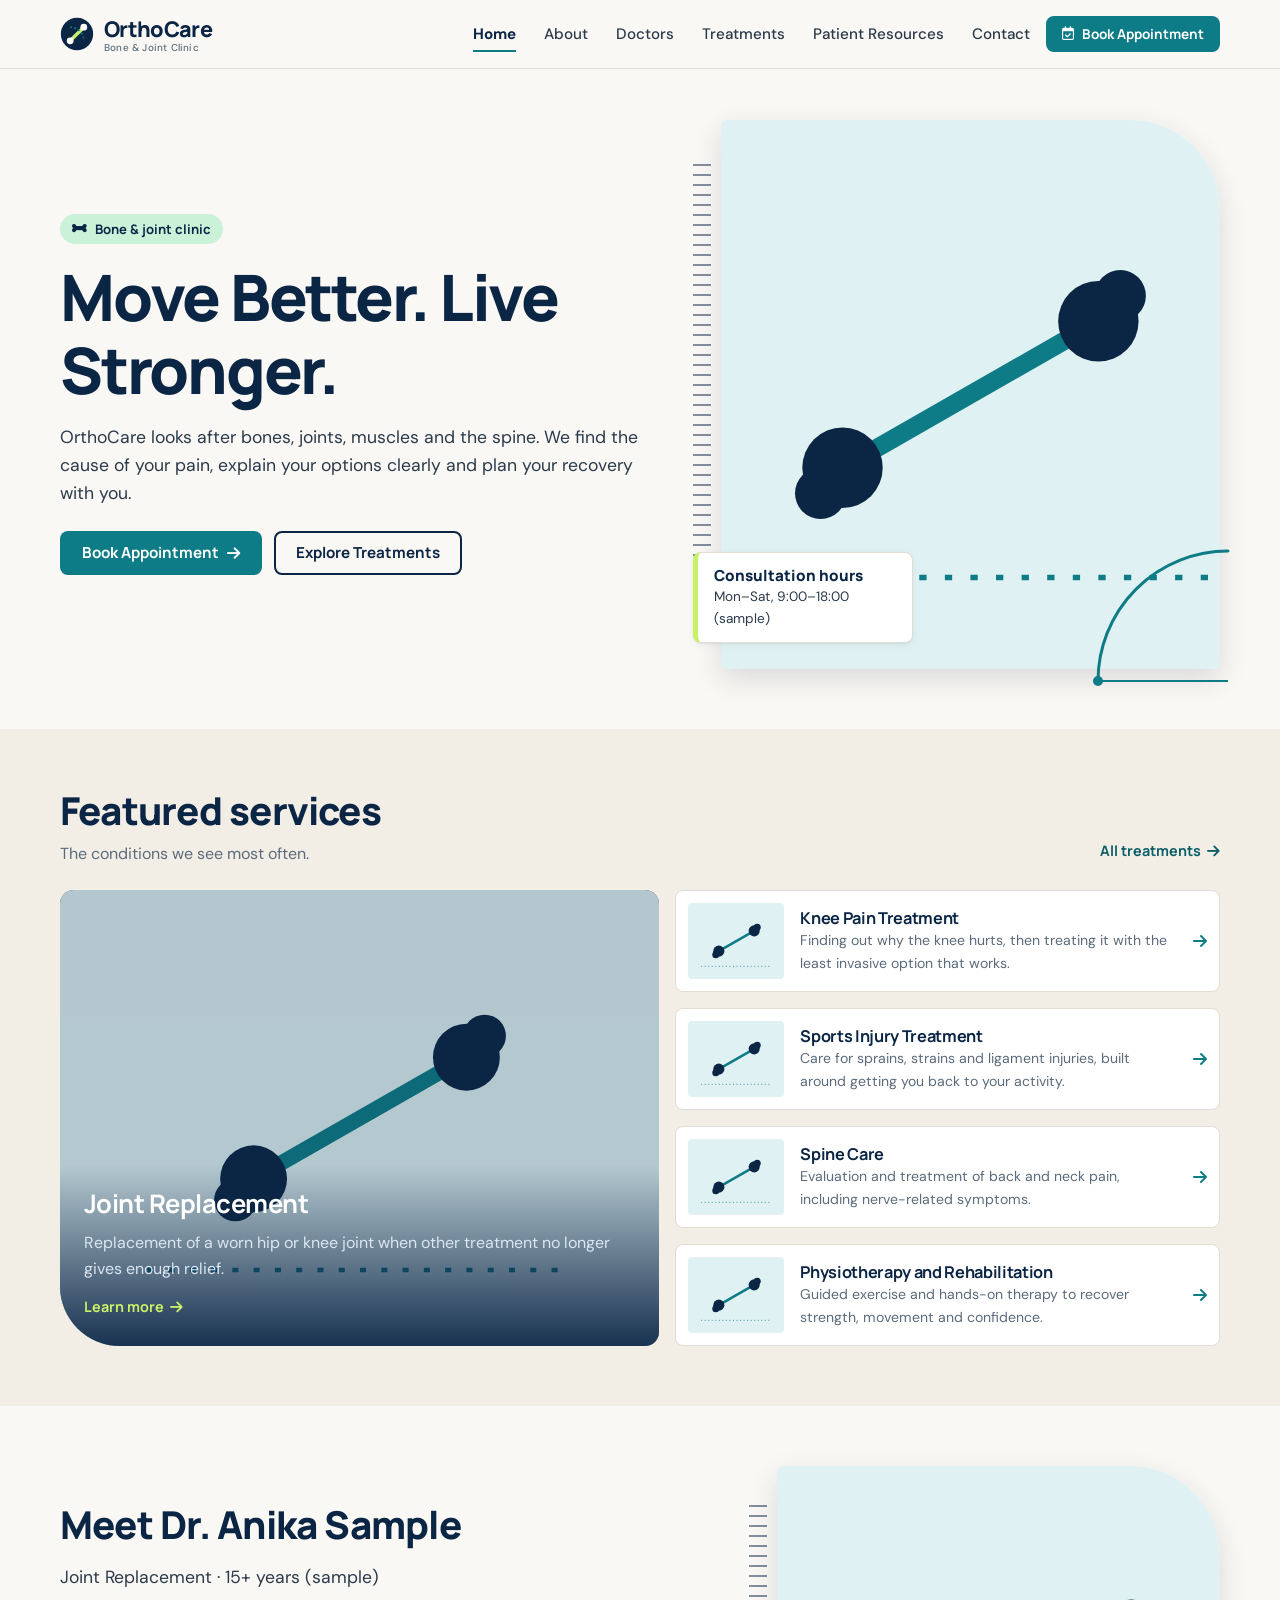
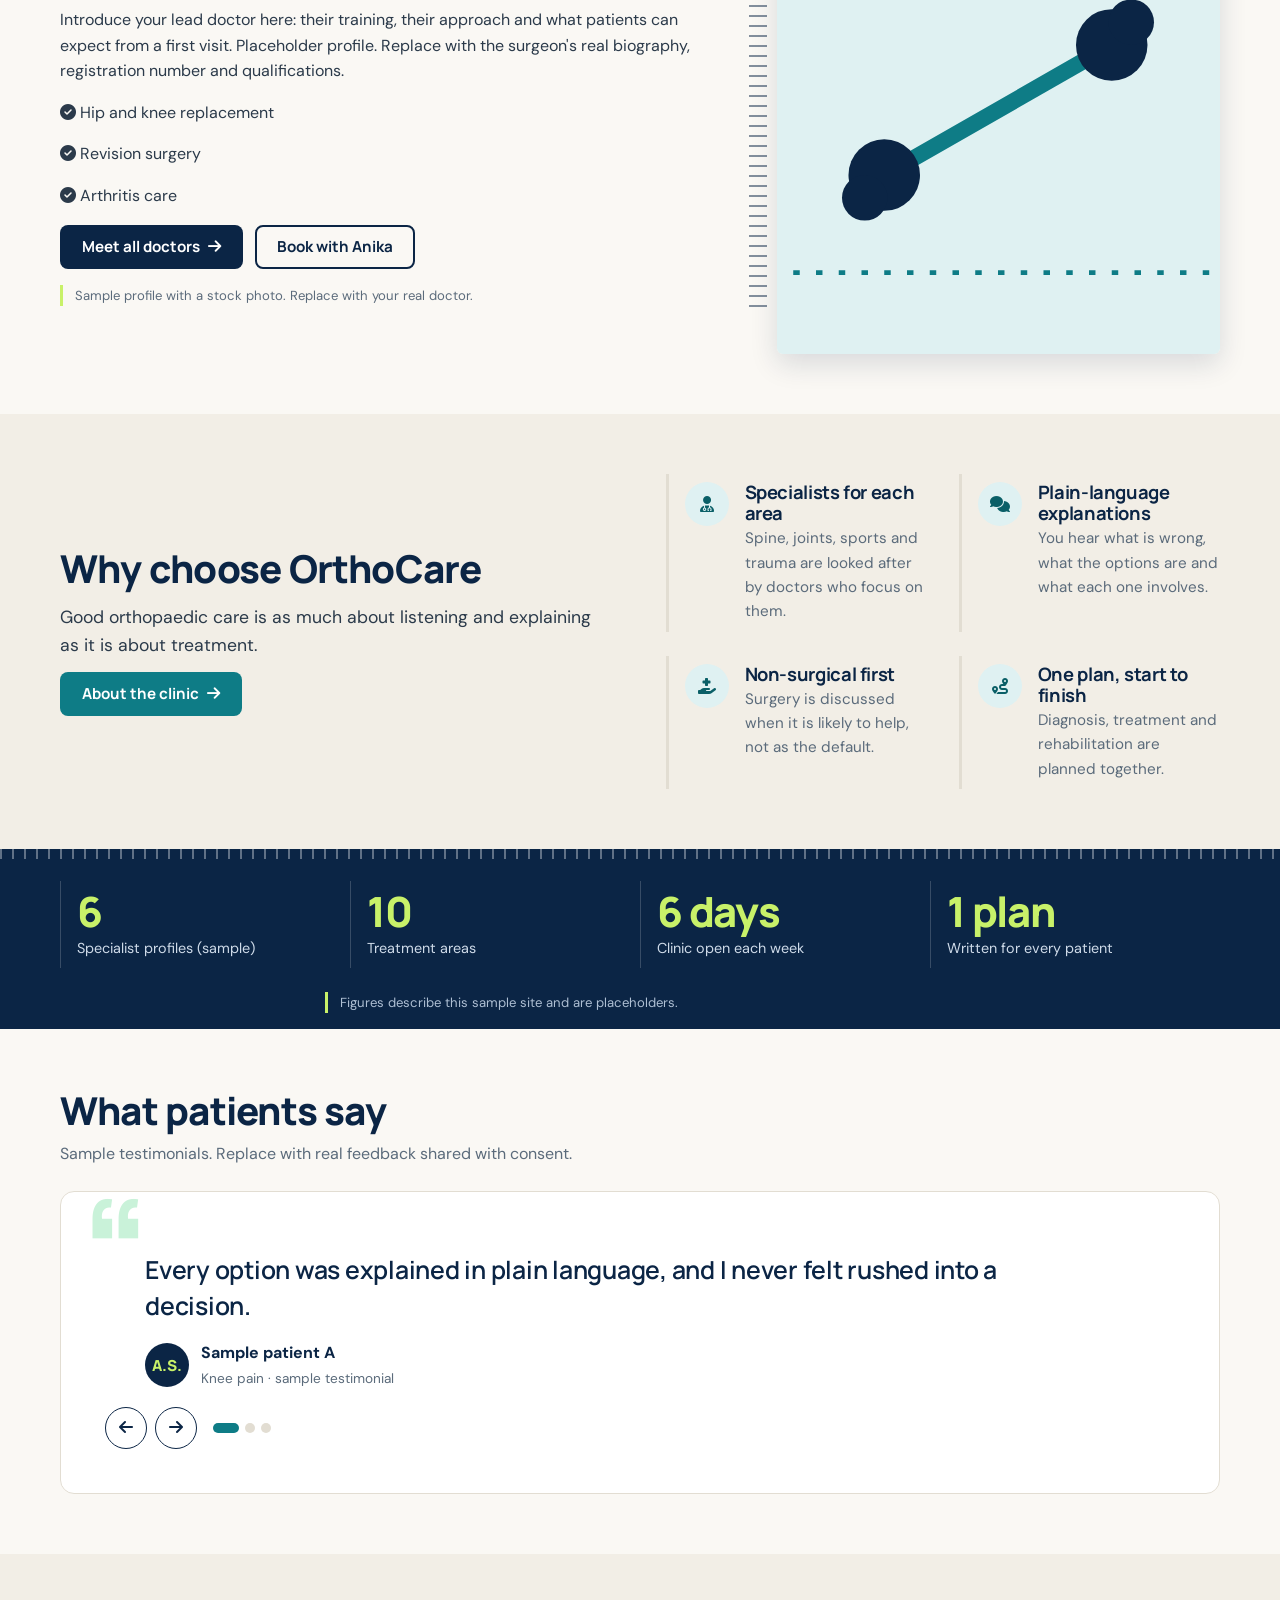
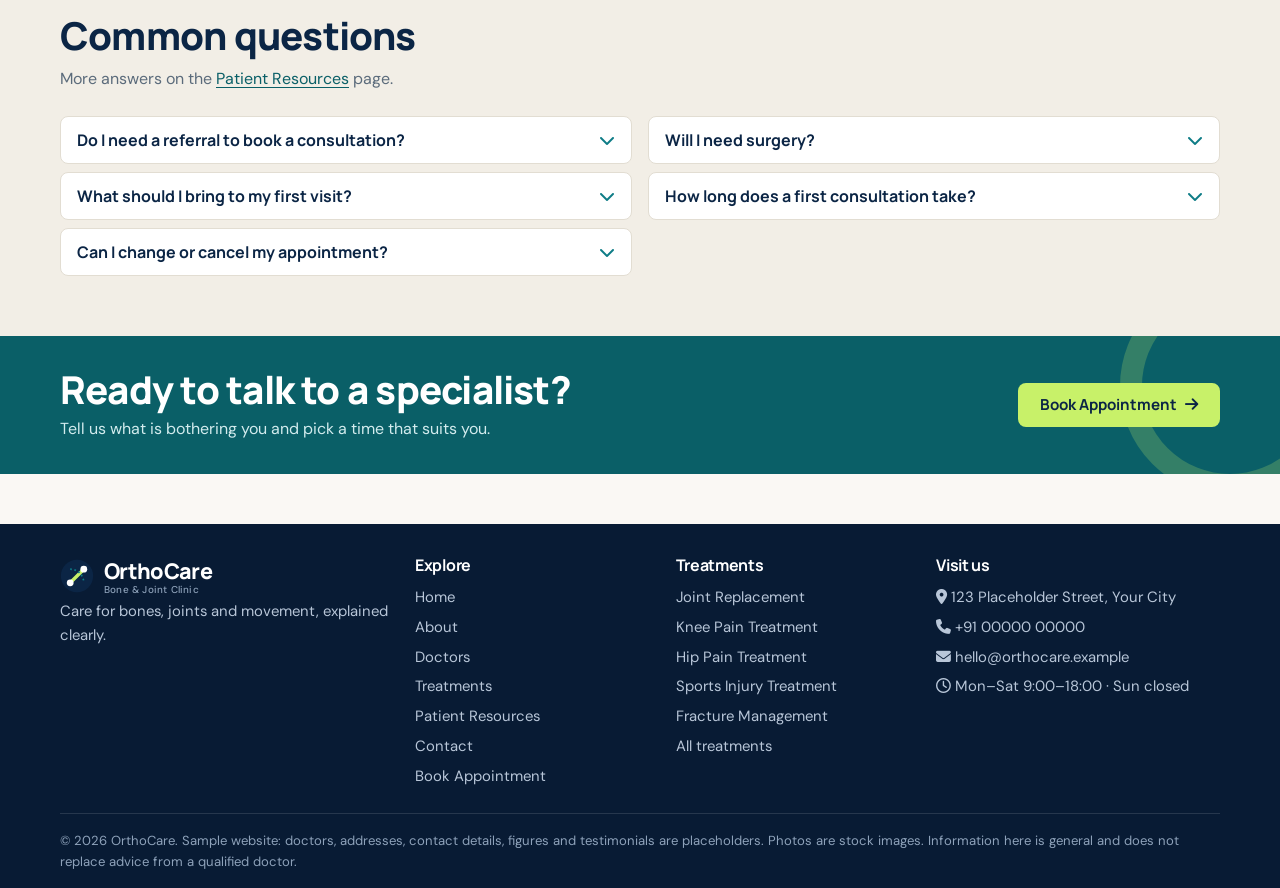
<file: index.html>
<!DOCTYPE html>
<html lang="en">

<head>
  <meta charset="UTF-8">
  <meta name="viewport" content="width=device-width, initial-scale=1">
  <title>OrthoCare — Bone &amp; Joint Clinic | Move Better. Live Stronger.</title>
  <meta name="description"
    content="OrthoCare is a modern orthopaedic clinic for joint, spine, sports injury and fracture care. Sample website.">
  <link rel="icon" type="image/svg+xml" href="assets/images/logo.svg">
  <link rel="preconnect" href="https://fonts.googleapis.com">
  <link rel="preconnect" href="https://fonts.gstatic.com" crossorigin>
  <link
    href="https://fonts.googleapis.com/css2?family=DM+Sans:ital,wght@0,400;0,500;0,700;1,400&family=Manrope:wght@500;700;800&display=swap"
    rel="stylesheet">
  <link rel="stylesheet" href="https://cdnjs.cloudflare.com/ajax/libs/font-awesome/6.5.2/css/all.min.css"
    crossorigin="anonymous" referrerpolicy="no-referrer">
  <link rel="stylesheet" href="assets/css/styles.css">
</head>

<body>
  <a class="skip-link" href="#main">Skip to content</a>
  <header class="site-header">
    <div class="container">
      <a class="logo" href="index.html" aria-label="OrthoCare home"><svg viewBox="0 0 40 40" aria-hidden="true">
          <circle cx="20" cy="20" r="19" fill="#0b2545" />
          <path d="M12 28 L28 12" stroke="#c8f169" stroke-width="4" stroke-linecap="round" />
          <circle cx="12" cy="28" r="4" fill="#fff" />
          <circle cx="28" cy="12" r="4" fill="#fff" />
          <path d="M12 12 A16 16 0 0 1 28 28" fill="none" stroke="#0e7c86" stroke-width="2" stroke-dasharray="2 3" />
        </svg><span>OrthoCare<small>Bone &amp; Joint Clinic</small></span></a>
      <button class="nav-toggle" id="nav-toggle" aria-expanded="false" aria-controls="site-nav"
        aria-label="Open menu"><i class="fa-solid fa-bars" aria-hidden="true"></i></button>
      <nav class="site-nav" id="site-nav" aria-label="Main">
        <ul class="nav-list">
          <li><a class="nav-link" href="index.html" aria-current="page">Home</a></li>
          <li><a class="nav-link" href="about.html">About</a></li>
          <li><a class="nav-link" href="doctors.html">Doctors</a></li>
          <li><a class="nav-link" href="treatments.html">Treatments</a></li>
          <li><a class="nav-link" href="patient-resources.html">Patient Resources</a></li>
          <li><a class="nav-link" href="contact.html">Contact</a></li>
          <li class="nav-cta"><a class="btn btn--primary btn--sm" href="appointment.html"><i
                class="fa-regular fa-calendar-check" aria-hidden="true"></i> Book Appointment</a></li>
        </ul>
      </nav>
    </div>
  </header>
  <main id="main">
    <section class="hero">
      <div class="container">
        <div class="hero-copy">
          <span class="hero-mark"><i class="fa-solid fa-bone" aria-hidden="true"></i> Bone &amp; joint clinic</span>
          <h1>Move Better. Live Stronger.</h1>
          <p class="lead">OrthoCare looks after bones, joints, muscles and the spine. We find the cause of your pain,
            explain your options clearly and plan your recovery with you.</p>
          <div class="btn-row"><a class="btn btn--primary" href="appointment.html">Book Appointment <i
                class="fa-solid fa-arrow-right" aria-hidden="true"></i></a><a class="btn btn--ghost"
              href="treatments.html">Explore Treatments</a></div>
        </div>
        <div class="hero-media">
          <span class="ruler" aria-hidden="true"></span>
          <img onerror="this.onerror=null;this.src='assets/images/placeholder.svg';"
            src="https://images.unsplash.com/photo-1576091160399-112ba8d25d1d?auto=format&fit=crop&w=1100&q=70"
            alt="A doctor explaining knee joint anatomy and an X-ray to a patient" width="1100" height="1200">
          <svg class="hero-arc" viewBox="0 0 150 150" aria-hidden="true">
            <path d="M10 140 A130 130 0 0 1 140 10" fill="none" stroke="currentColor" stroke-width="3"
              stroke-linecap="round" />
            <path d="M10 140 L140 140" stroke="currentColor" stroke-width="2" stroke-dasharray="3 6" />
            <circle cx="10" cy="140" r="5" fill="currentColor" />
          </svg>
          <div class="hero-badge"><strong>Consultation hours</strong>Mon–Sat, 9:00–18:00 (sample)</div>
        </div>
      </div>
    </section>

    <section class="section section--sand">
      <div class="container">
        <div class="section-head" data-reveal>
          <div>
            <h2>Featured services</h2>
            <p>The conditions we see most often.</p>
          </div><a class="link-more" href="treatments.html">All treatments <i class="fa-solid fa-arrow-right"
              aria-hidden="true"></i></a>
        </div>
        <div class="mosaic">
          <a class="mosaic-feature card-hover" href="treatments.html#joint-replacement" data-reveal><img
              onerror="this.onerror=null;this.src='assets/images/placeholder.svg';"
              src="https://images.unsplash.com/photo-1584982751601-97dcc096659c?auto=format&fit=crop&w=1000&q=70"
              alt="Doctor pointing at a knee X-ray" loading="lazy">
            <div class="body">
              <h3>Joint Replacement</h3>
              <p>Replacement of a worn hip or knee joint when other treatment no longer gives enough relief.</p><span
                class="link-more">Learn more <i class="fa-solid fa-arrow-right" aria-hidden="true"></i></span>
            </div>
          </a>
          <a class="mosaic-row card-hover" href="treatments.html#knee-pain" data-reveal>
            <div class="media-clip"><img onerror="this.onerror=null;this.src='assets/images/placeholder.svg';"
                src="https://images.unsplash.com/photo-1579684385127-1ef15d508118?auto=format&fit=crop&w=900&q=70"
                alt="Knee Pain Treatment photo" loading="lazy"></div>
            <div>
              <h3>Knee Pain Treatment</h3>
              <p>Finding out why the knee hurts, then treating it with the least invasive option that works.</p>
            </div><i class="fa-solid fa-arrow-right" aria-hidden="true"></i>
          </a><a class="mosaic-row card-hover" href="treatments.html#sports-injury" data-reveal>
            <div class="media-clip"><img onerror="this.onerror=null;this.src='assets/images/placeholder.svg';"
                src="https://images.unsplash.com/photo-1584982751601-97dcc096659c?auto=format&fit=crop&w=900&q=70"
                alt="Sports Injury Treatment photo" loading="lazy"></div>
            <div>
              <h3>Sports Injury Treatment</h3>
              <p>Care for sprains, strains and ligament injuries, built around getting you back to your activity.</p>
            </div><i class="fa-solid fa-arrow-right" aria-hidden="true"></i>
          </a><a class="mosaic-row card-hover" href="treatments.html#spine-care" data-reveal>
            <div class="media-clip"><img onerror="this.onerror=null;this.src='assets/images/placeholder.svg';"
                src="https://images.unsplash.com/photo-1576091160399-112ba8d25d1d?auto=format&fit=crop&w=900&q=70"
                alt="Spine Care photo" loading="lazy"></div>
            <div>
              <h3>Spine Care</h3>
              <p>Evaluation and treatment of back and neck pain, including nerve-related symptoms.</p>
            </div><i class="fa-solid fa-arrow-right" aria-hidden="true"></i>
          </a><a class="mosaic-row card-hover" href="treatments.html#physiotherapy" data-reveal>
            <div class="media-clip"><img onerror="this.onerror=null;this.src='assets/images/placeholder.svg';"
                src="https://images.unsplash.com/photo-1579684385127-1ef15d508118?auto=format&fit=crop&w=900&q=70"
                alt="Physiotherapy and Rehabilitation photo" loading="lazy"></div>
            <div>
              <h3>Physiotherapy and Rehabilitation</h3>
              <p>Guided exercise and hands-on therapy to recover strength, movement and confidence.</p>
            </div><i class="fa-solid fa-arrow-right" aria-hidden="true"></i>
          </a>
        </div>
      </div>
    </section>

    <section class="section">
      <div class="container split split--wide-left">
        <div class="stack" data-reveal>
          <h2>Meet Dr. Anika Sample</h2>
          <p class="lead">Joint Replacement · 15+ years (sample)</p>
          <p>Introduce your lead doctor here: their training, their approach and what patients can expect from a first
            visit. Placeholder profile. Replace with the surgeon&#x27;s real biography, registration number and
            qualifications.</p>
          <ul class="stack">
            <li><i class="fa-solid fa-circle-check" aria-hidden="true"></i> Hip and knee replacement</li>
            <li><i class="fa-solid fa-circle-check" aria-hidden="true"></i> Revision surgery</li>
            <li><i class="fa-solid fa-circle-check" aria-hidden="true"></i> Arthritis care</li>
          </ul>
          <div class="btn-row"><a class="btn btn--dark" href="doctors.html">Meet all doctors <i
                class="fa-solid fa-arrow-right" aria-hidden="true"></i></a><a class="btn btn--ghost"
              href="appointment.html?doctor=anika">Book with Anika</a></div>
          <p class="sample-note">Sample profile with a stock photo. Replace with your real doctor.</p>
        </div>
        <div class="hero-media" data-reveal><span class="ruler" aria-hidden="true"></span><img
            onerror="this.onerror=null;this.src='assets/images/placeholder.svg';"
            src="https://images.unsplash.com/photo-1612349317150-e413f6a5b16d?auto=format&fit=crop&w=800&q=70"
            alt="Portrait of a doctor in a white coat (stock photo placeholder)" width="800" height="900"
            loading="lazy"></div>
      </div>
    </section>

    <section class="section section--sand">
      <div class="container split">
        <div data-reveal>
          <h2>Why choose OrthoCare</h2>
          <p class="lead">Good orthopaedic care is as much about listening and explaining as it is about treatment.</p>
          <a class="btn btn--primary" href="about.html">About the clinic <i class="fa-solid fa-arrow-right"
              aria-hidden="true"></i></a>
        </div>
        <ul class="why-list">
          <li class="why-item" data-reveal><span class="ico"><i class="fa-solid fa-user-doctor"
                aria-hidden="true"></i></span>
            <div>
              <h3>Specialists for each area</h3>
              <p>Spine, joints, sports and trauma are looked after by doctors who focus on them.</p>
            </div>
          </li>
          <li class="why-item" data-reveal><span class="ico"><i class="fa-solid fa-comments"
                aria-hidden="true"></i></span>
            <div>
              <h3>Plain-language explanations</h3>
              <p>You hear what is wrong, what the options are and what each one involves.</p>
            </div>
          </li>
          <li class="why-item" data-reveal><span class="ico"><i class="fa-solid fa-hand-holding-medical"
                aria-hidden="true"></i></span>
            <div>
              <h3>Non-surgical first</h3>
              <p>Surgery is discussed when it is likely to help, not as the default.</p>
            </div>
          </li>
          <li class="why-item" data-reveal><span class="ico"><i class="fa-solid fa-route" aria-hidden="true"></i></span>
            <div>
              <h3>One plan, start to finish</h3>
              <p>Diagnosis, treatment and rehabilitation are planned together.</p>
            </div>
          </li>
        </ul>
      </div>
    </section>

    <section class="stats" aria-label="Clinic at a glance">
      <div class="container">
        <div class="stat"><strong>6</strong><span>Specialist profiles (sample)</span></div>
        <div class="stat"><strong>10</strong><span>Treatment areas</span></div>
        <div class="stat"><strong>6 days</strong><span>Clinic open each week</span></div>
        <div class="stat"><strong>1 plan</strong><span>Written for every patient</span></div>
      </div>
      <p class="sample-note">Figures describe this sample site and are placeholders.</p>
    </section>

    <section class="section">
      <div class="container">
        <div class="section-head" data-reveal>
          <div>
            <h2>What patients say</h2>
            <p>Sample testimonials. Replace with real feedback shared with consent.</p>
          </div>
        </div>
        <div class="quote-wrap" id="quotes" data-reveal>
          <figure class="quote-slide" aria-label="Testimonial 1 of 3">
            <blockquote>Every option was explained in plain language, and I never felt rushed into a decision.
            </blockquote>
            <figcaption class="who"><span class="avatar" aria-hidden="true">A.S.</span><span><cite>Sample patient
                  A</cite><span class="sub">Knee pain · sample testimonial</span></span></figcaption>
          </figure>
          <figure class="quote-slide" aria-label="Testimonial 2 of 3">
            <blockquote>The rehab plan was written around my own goals, and each visit started with what had changed
              since the last one.</blockquote>
            <figcaption class="who"><span class="avatar" aria-hidden="true">R.K.</span><span><cite>Sample patient
                  B</cite><span class="sub">Sports injury · sample testimonial</span></span></figcaption>
          </figure>
          <figure class="quote-slide" aria-label="Testimonial 3 of 3">
            <blockquote>The team listened first, examined carefully and only then talked about next steps.</blockquote>
            <figcaption class="who"><span class="avatar" aria-hidden="true">M.P.</span><span><cite>Sample patient
                  C</cite><span class="sub">Back pain · sample testimonial</span></span></figcaption>
          </figure>
          <div class="quote-nav"><button class="icon-btn" data-quote="prev" aria-label="Previous testimonial"><i
                class="fa-solid fa-arrow-left" aria-hidden="true"></i></button><button class="icon-btn"
              data-quote="next" aria-label="Next testimonial"><i class="fa-solid fa-arrow-right"
                aria-hidden="true"></i></button>
            <div class="dots"><button class="dot" aria-label="Show testimonial 1"></button><button class="dot"
                aria-label="Show testimonial 2"></button><button class="dot" aria-label="Show testimonial 3"></button>
            </div>
          </div>
        </div>
      </div>
    </section>

    <section class="section section--sand">
      <div class="container">
        <div class="section-head" data-reveal>
          <div>
            <h2>Common questions</h2>
            <p>More answers on the <a href="patient-resources.html#faq">Patient Resources</a> page.</p>
          </div>
        </div>
        <div class="faq">
          <div class="faq-item" data-reveal><button class="faq-q" id="faq-q0" aria-expanded="false"
              aria-controls="faq-a0">Do I need a referral to book a consultation?<i class="fa-solid fa-chevron-down"
                aria-hidden="true"></i></button>
            <div class="faq-a" id="faq-a0" role="region" aria-labelledby="faq-q0">
              <div>
                <p>Usually not. You can book directly. Bring any earlier reports, X-rays or scans you already have.</p>
              </div>
            </div>
          </div>
          <div class="faq-item" data-reveal><button class="faq-q" id="faq-q1" aria-expanded="false"
              aria-controls="faq-a1">Will I need surgery?<i class="fa-solid fa-chevron-down"
                aria-hidden="true"></i></button>
            <div class="faq-a" id="faq-a1" role="region" aria-labelledby="faq-q1">
              <div>
                <p>Most bone and joint problems are first treated without surgery. If surgery is a sensible option, your
                  doctor explains why, what it involves and what the alternatives are.</p>
              </div>
            </div>
          </div>
          <div class="faq-item" data-reveal><button class="faq-q" id="faq-q2" aria-expanded="false"
              aria-controls="faq-a2">What should I bring to my first visit?<i class="fa-solid fa-chevron-down"
                aria-hidden="true"></i></button>
            <div class="faq-a" id="faq-a2" role="region" aria-labelledby="faq-q2">
              <div>
                <p>Photo ID, a list of your medicines, past medical reports and imaging, and any insurance details. The
                  checklist on the Patient Resources page covers the rest.</p>
              </div>
            </div>
          </div>
          <div class="faq-item" data-reveal><button class="faq-q" id="faq-q3" aria-expanded="false"
              aria-controls="faq-a3">How long does a first consultation take?<i class="fa-solid fa-chevron-down"
                aria-hidden="true"></i></button>
            <div class="faq-a" id="faq-a3" role="region" aria-labelledby="faq-q3">
              <div>
                <p>Plan for around 30 to 45 minutes. This sample figure should be replaced with the clinic&#x27;s real
                  timing.</p>
              </div>
            </div>
          </div>
          <div class="faq-item" data-reveal><button class="faq-q" id="faq-q4" aria-expanded="false"
              aria-controls="faq-a4">Can I change or cancel my appointment?<i class="fa-solid fa-chevron-down"
                aria-hidden="true"></i></button>
            <div class="faq-a" id="faq-a4" role="region" aria-labelledby="faq-q4">
              <div>
                <p>Yes. Call the clinic as early as you can so the slot can be offered to someone else. This is
                  placeholder policy text.</p>
              </div>
            </div>
          </div>
        </div>
      </div>
    </section>
    <section class="cta-band">
      <div class="container">
        <div>
          <h2>Ready to talk to a specialist?</h2>
          <p>Tell us what is bothering you and pick a time that suits you.</p>
        </div><a class="btn btn--lime" href="appointment.html">Book Appointment <i class="fa-solid fa-arrow-right"
            aria-hidden="true"></i></a>
      </div>
    </section>
  </main>
  <footer class="site-footer">
    <div class="container footer-grid">
      <div>
        <a class="logo" href="index.html" aria-label="OrthoCare home"><svg viewBox="0 0 40 40" aria-hidden="true">
            <circle cx="20" cy="20" r="19" fill="#0b2545" />
            <path d="M12 28 L28 12" stroke="#c8f169" stroke-width="4" stroke-linecap="round" />
            <circle cx="12" cy="28" r="4" fill="#fff" />
            <circle cx="28" cy="12" r="4" fill="#fff" />
            <path d="M12 12 A16 16 0 0 1 28 28" fill="none" stroke="#0e7c86" stroke-width="2" stroke-dasharray="2 3" />
          </svg><span>OrthoCare<small>Bone &amp; Joint Clinic</small></span></a>
        <p>Care for bones, joints and movement, explained clearly.</p>
      </div>
      <div>
        <h3>Explore</h3>
        <ul>
          <li><a href="index.html">Home</a></li>
          <li><a href="about.html">About</a></li>
          <li><a href="doctors.html">Doctors</a></li>
          <li><a href="treatments.html">Treatments</a></li>
          <li><a href="patient-resources.html">Patient Resources</a></li>
          <li><a href="contact.html">Contact</a></li>
          <li><a href="appointment.html">Book Appointment</a></li>
        </ul>
      </div>
      <div>
        <h3>Treatments</h3>
        <ul>
          <li><a href="treatments.html#joint-replacement">Joint Replacement</a></li>
          <li><a href="treatments.html#knee-pain">Knee Pain Treatment</a></li>
          <li><a href="treatments.html#hip-pain">Hip Pain Treatment</a></li>
          <li><a href="treatments.html#sports-injury">Sports Injury Treatment</a></li>
          <li><a href="treatments.html#fracture-management">Fracture Management</a></li>
          <li><a href="treatments.html">All treatments</a></li>
        </ul>
      </div>
      <div>
        <h3>Visit us</h3>
        <ul>
          <li><i class="fa-solid fa-location-dot" aria-hidden="true"></i> 123 Placeholder Street, Your City</li>
          <li><i class="fa-solid fa-phone" aria-hidden="true"></i> <a href="tel:+910000000000">+91 00000 00000</a></li>
          <li><i class="fa-solid fa-envelope" aria-hidden="true"></i> <a
              href="mailto:hello@orthocare.example">hello@orthocare.example</a></li>
          <li><i class="fa-regular fa-clock" aria-hidden="true"></i> Mon–Sat 9:00–18:00 · Sun closed</li>
        </ul>
      </div>
    </div>
    <div class="container footer-bottom">
      <p>&copy; <span data-year>2026</span> OrthoCare. Sample website: doctors, addresses, contact details, figures and
        testimonials are placeholders. Photos are stock images. Information here is general and does not replace advice
        from a qualified doctor.</p>
    </div>
  </footer>
  <button class="icon-btn to-top" id="to-top" aria-label="Back to top"><i class="fa-solid fa-arrow-up"
      aria-hidden="true"></i></button>
  <div class="toast-region" id="toast-region" role="status" aria-live="polite"></div>
  <script src="assets/js/app.js"></script>
</body>

</html>
</file>
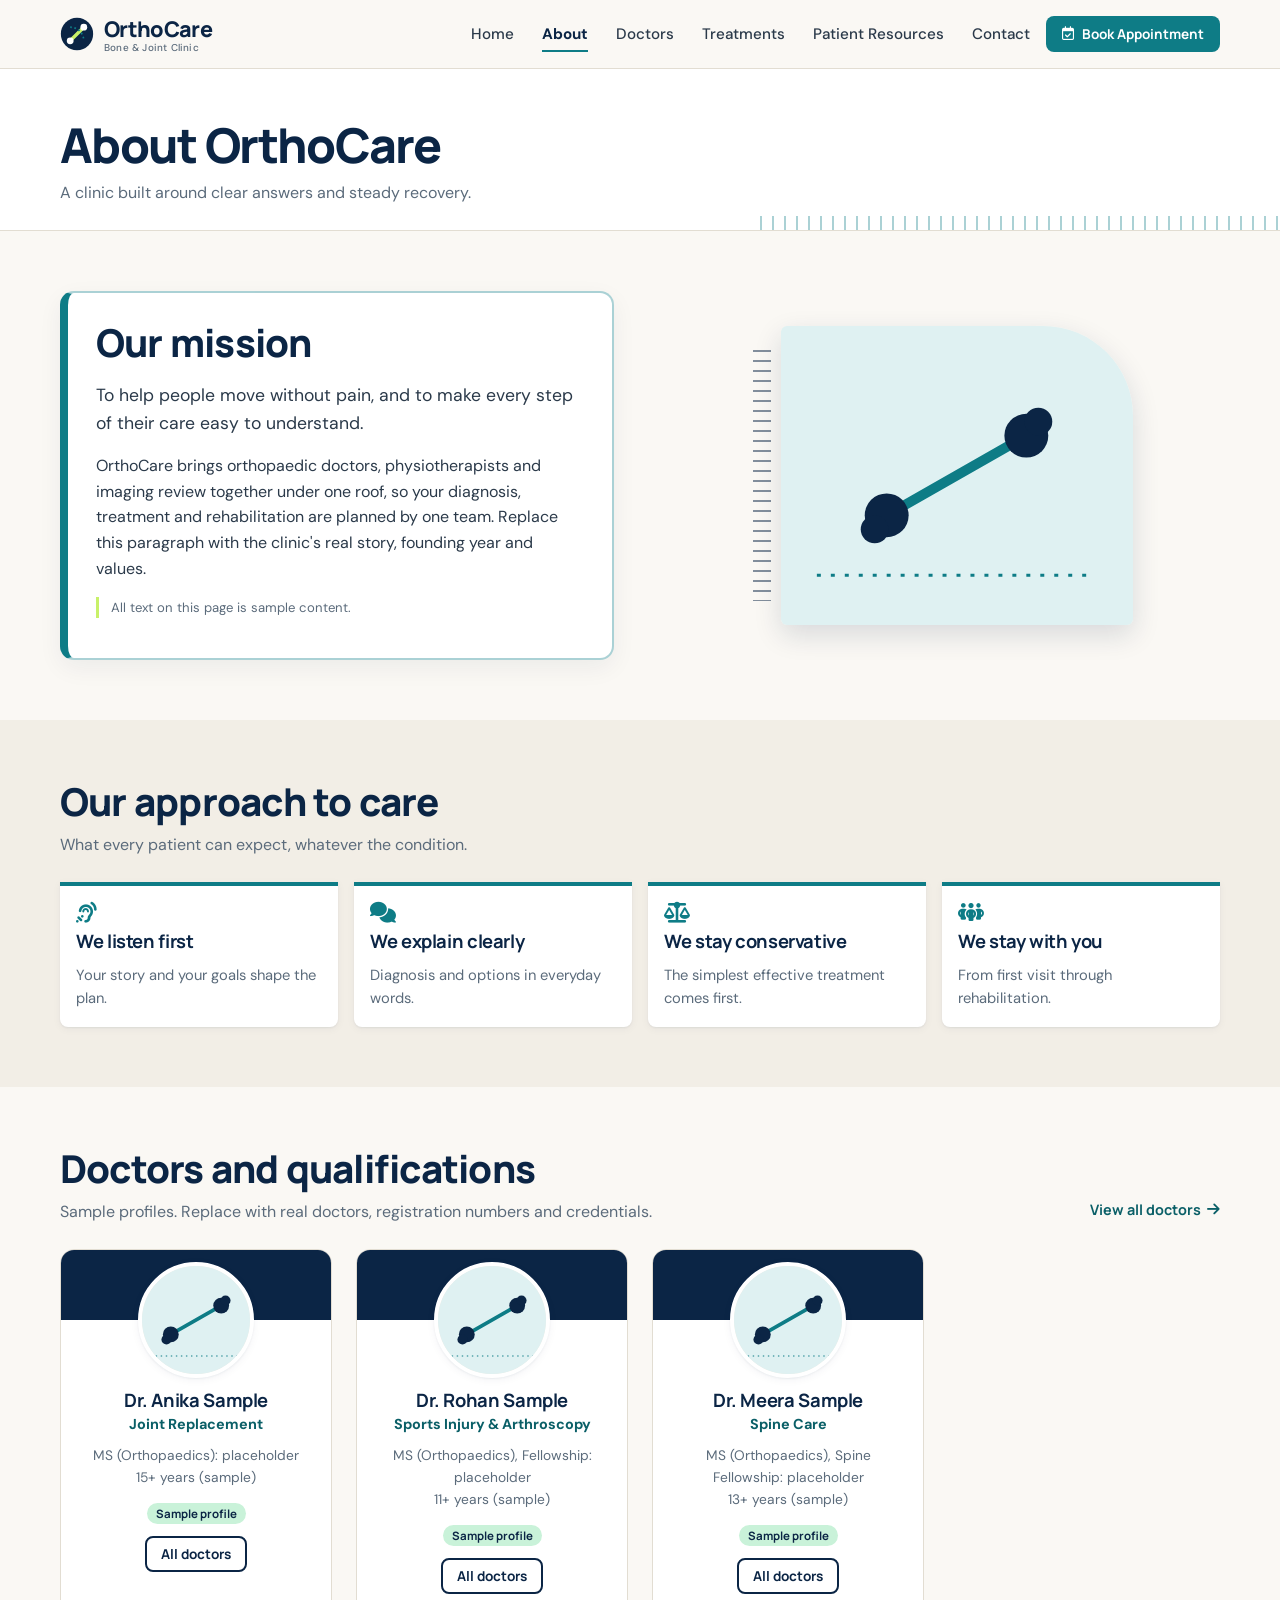
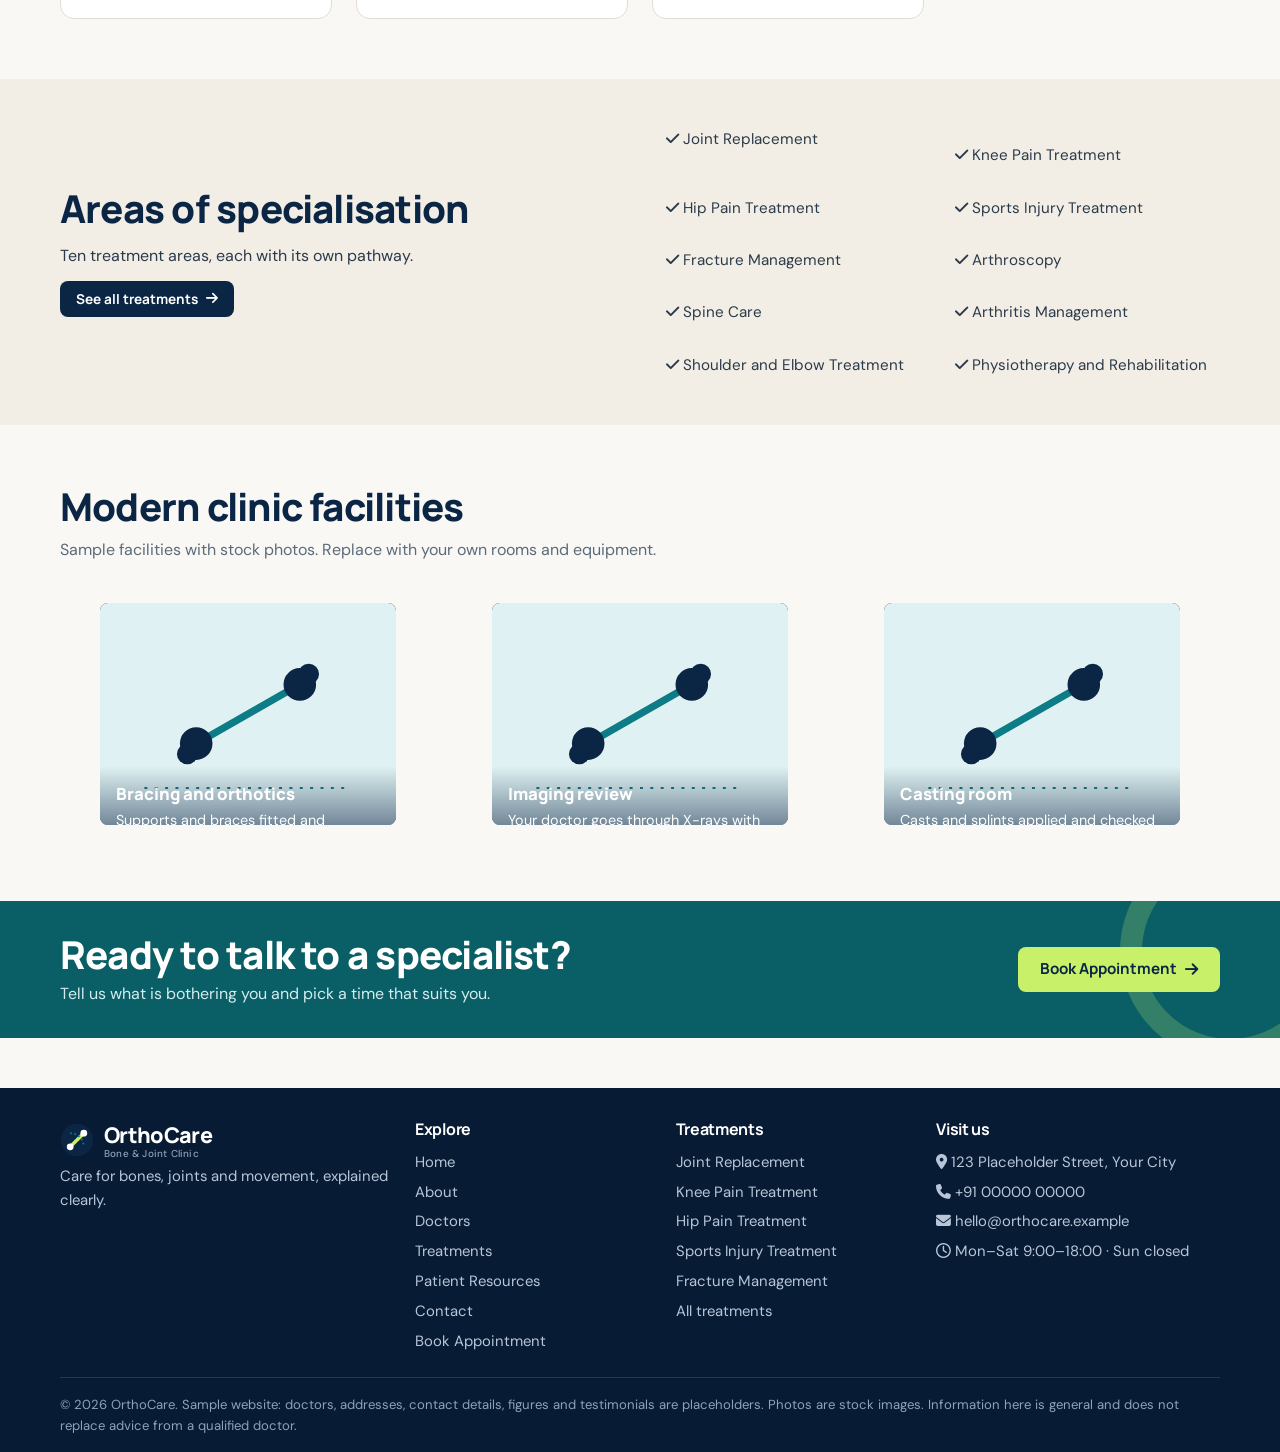
<file: about.html>
<!DOCTYPE html>
<html lang="en">
<head>
  <meta charset="UTF-8">
  <meta name="viewport" content="width=device-width, initial-scale=1">
  <title>About OrthoCare — Mission, Doctors &amp; Facilities</title>
  <meta name="description" content="Learn about OrthoCare&#x27;s mission, its specialists, areas of expertise and patient-first approach. Sample website.">
  <link rel="icon" type="image/svg+xml" href="assets/images/logo.svg">
  <link rel="preconnect" href="https://fonts.googleapis.com">
  <link rel="preconnect" href="https://fonts.gstatic.com" crossorigin>
  <link href="https://fonts.googleapis.com/css2?family=DM+Sans:ital,wght@0,400;0,500;0,700;1,400&family=Manrope:wght@500;700;800&display=swap" rel="stylesheet">
  <link rel="stylesheet" href="https://cdnjs.cloudflare.com/ajax/libs/font-awesome/6.5.2/css/all.min.css" crossorigin="anonymous" referrerpolicy="no-referrer">
  <link rel="stylesheet" href="assets/css/styles.css">
</head>
<body>
<a class="skip-link" href="#main">Skip to content</a>
<header class="site-header">
  <div class="container">
    <a class="logo" href="index.html" aria-label="OrthoCare home"><svg viewBox="0 0 40 40" aria-hidden="true"><circle cx="20" cy="20" r="19" fill="#0b2545"/><path d="M12 28 L28 12" stroke="#c8f169" stroke-width="4" stroke-linecap="round"/><circle cx="12" cy="28" r="4" fill="#fff"/><circle cx="28" cy="12" r="4" fill="#fff"/><path d="M12 12 A16 16 0 0 1 28 28" fill="none" stroke="#0e7c86" stroke-width="2" stroke-dasharray="2 3"/></svg><span>OrthoCare<small>Bone &amp; Joint Clinic</small></span></a>
    <button class="nav-toggle" id="nav-toggle" aria-expanded="false" aria-controls="site-nav" aria-label="Open menu"><i class="fa-solid fa-bars" aria-hidden="true"></i></button>
    <nav class="site-nav" id="site-nav" aria-label="Main">
      <ul class="nav-list"><li><a class="nav-link" href="index.html">Home</a></li><li><a class="nav-link" href="about.html" aria-current="page">About</a></li><li><a class="nav-link" href="doctors.html">Doctors</a></li><li><a class="nav-link" href="treatments.html">Treatments</a></li><li><a class="nav-link" href="patient-resources.html">Patient Resources</a></li><li><a class="nav-link" href="contact.html">Contact</a></li><li class="nav-cta"><a class="btn btn--primary btn--sm" href="appointment.html"><i class="fa-regular fa-calendar-check" aria-hidden="true"></i> Book Appointment</a></li></ul>
    </nav>
  </div>
</header>
<main id="main">
<section class="page-title"><div class="container"><h1>About OrthoCare</h1><p>A clinic built around clear answers and steady recovery.</p></div></section>

<section class="section">
  <div class="container split">
    <div class="stack mission-box" data-reveal>
      <h2>Our mission</h2>
      <p class="lead">To help people move without pain, and to make every step of their care easy to understand.</p>
      <p>OrthoCare brings orthopaedic doctors, physiotherapists and imaging review together under one roof, so your diagnosis, treatment and rehabilitation are planned by one team. Replace this paragraph with the clinic's real story, founding year and values.</p>
      <p class="sample-note">All text on this page is sample content.</p>
    </div>
    <div class="hero-media hero-media--sm" data-reveal><span class="ruler" aria-hidden="true"></span><img onerror="this.onerror=null;this.src='assets/images/placeholder.svg';" src="https://images.unsplash.com/photo-1559757175-0eb30cd8c063?auto=format&fit=crop&w=1000&q=70" alt="A healthcare worker fitting a brace on a patient" loading="lazy"></div>
  </div>
</section>

<section class="section section--sand">
  <div class="container">
    <div class="section-head" data-reveal><div><h2>Our approach to care</h2><p>What every patient can expect, whatever the condition.</p></div></div>
    <div class="principles"><div class="principle card-hover" data-reveal><i class="fa-solid fa-ear-listen" aria-hidden="true"></i><h3>We listen first</h3><p>Your story and your goals shape the plan.</p></div><div class="principle card-hover" data-reveal><i class="fa-solid fa-comments" aria-hidden="true"></i><h3>We explain clearly</h3><p>Diagnosis and options in everyday words.</p></div><div class="principle card-hover" data-reveal><i class="fa-solid fa-scale-balanced" aria-hidden="true"></i><h3>We stay conservative</h3><p>The simplest effective treatment comes first.</p></div><div class="principle card-hover" data-reveal><i class="fa-solid fa-people-group" aria-hidden="true"></i><h3>We stay with you</h3><p>From first visit through rehabilitation.</p></div></div>
  </div>
</section>

<section class="section">
  <div class="container">
    <div class="section-head" data-reveal><div><h2>Doctors and qualifications</h2><p>Sample profiles. Replace with real doctors, registration numbers and credentials.</p></div><a class="link-more" href="doctors.html">View all doctors <i class="fa-solid fa-arrow-right" aria-hidden="true"></i></a></div>
    <div class="doc-grid"><article class="doc-card card-hover" data-reveal><div class="portrait"><img onerror="this.onerror=null;this.src='assets/images/placeholder.svg';" src="https://images.unsplash.com/photo-1612349317150-e413f6a5b16d?auto=format&fit=crop&w=500&q=70" alt="Portrait of Dr. Anika Sample (stock photo placeholder)" loading="lazy"></div><h3>Dr. Anika Sample</h3><p class="role">Joint Replacement</p><p class="meta">MS (Orthopaedics): placeholder<br>15+ years (sample)</p><span class="tag">Sample profile</span><div class="doc-actions"><a class="btn btn--ghost btn--sm" href="doctors.html">All doctors</a></div></article><article class="doc-card card-hover" data-reveal><div class="portrait"><img onerror="this.onerror=null;this.src='assets/images/placeholder.svg';" src="https://images.unsplash.com/photo-1559839734-2b71ea197ec2?auto=format&fit=crop&w=500&q=70" alt="Portrait of Dr. Rohan Sample (stock photo placeholder)" loading="lazy"></div><h3>Dr. Rohan Sample</h3><p class="role">Sports Injury & Arthroscopy</p><p class="meta">MS (Orthopaedics), Fellowship: placeholder<br>11+ years (sample)</p><span class="tag">Sample profile</span><div class="doc-actions"><a class="btn btn--ghost btn--sm" href="doctors.html">All doctors</a></div></article><article class="doc-card card-hover" data-reveal><div class="portrait"><img onerror="this.onerror=null;this.src='assets/images/placeholder.svg';" src="https://images.unsplash.com/photo-1594824476967?auto=format&fit=crop&w=500&q=70" alt="Portrait of Dr. Meera Sample (stock photo placeholder)" loading="lazy"></div><h3>Dr. Meera Sample</h3><p class="role">Spine Care</p><p class="meta">MS (Orthopaedics), Spine Fellowship: placeholder<br>13+ years (sample)</p><span class="tag">Sample profile</span><div class="doc-actions"><a class="btn btn--ghost btn--sm" href="doctors.html">All doctors</a></div></article></div>
  </div>
</section>

<section class="section section--sand spec-section">
  <div class="container split">
    <div data-reveal><h2>Areas of specialisation</h2><p class="lead">Ten treatment areas, each with its own pathway.</p><a class="btn btn--dark btn--sm" href="treatments.html">See all treatments <i class="fa-solid fa-arrow-right" aria-hidden="true"></i></a></div>
    <ul class="stack why-list" data-reveal><li><i class="fa-solid fa-check" aria-hidden="true"></i> Joint Replacement</li><li><i class="fa-solid fa-check" aria-hidden="true"></i> Knee Pain Treatment</li><li><i class="fa-solid fa-check" aria-hidden="true"></i> Hip Pain Treatment</li><li><i class="fa-solid fa-check" aria-hidden="true"></i> Sports Injury Treatment</li><li><i class="fa-solid fa-check" aria-hidden="true"></i> Fracture Management</li><li><i class="fa-solid fa-check" aria-hidden="true"></i> Arthroscopy</li><li><i class="fa-solid fa-check" aria-hidden="true"></i> Spine Care</li><li><i class="fa-solid fa-check" aria-hidden="true"></i> Arthritis Management</li><li><i class="fa-solid fa-check" aria-hidden="true"></i> Shoulder and Elbow Treatment</li><li><i class="fa-solid fa-check" aria-hidden="true"></i> Physiotherapy and Rehabilitation</li></ul>
  </div>
</section>

<section class="section">
  <div class="container">
    <div class="section-head" data-reveal><div><h2>Modern clinic facilities</h2><p>Sample facilities with stock photos. Replace with your own rooms and equipment.</p></div></div>
    <div class="facility-grid"><figure class="facility" data-reveal><img onerror="this.onerror=null;this.src='assets/images/placeholder.svg';" src="https://images.unsplash.com/photo-1559757175-0eb30cd8c063?auto=format&fit=crop&w=800&q=70" alt="Bracing and orthotics (stock photo placeholder)" loading="lazy"><figcaption><strong>Bracing and orthotics</strong>Supports and braces fitted and adjusted in clinic.</figcaption></figure><figure class="facility" data-reveal><img onerror="this.onerror=null;this.src='assets/images/placeholder.svg';" src="https://images.unsplash.com/photo-1576091160550-2173dba999ef?auto=format&fit=crop&w=800&q=70" alt="Imaging review (stock photo placeholder)" loading="lazy"><figcaption><strong>Imaging review</strong>Your doctor goes through X-rays with you on screen.</figcaption></figure><figure class="facility" data-reveal><img onerror="this.onerror=null;this.src='assets/images/placeholder.svg';" src="https://images.unsplash.com/photo-1622253692010-333f2da6031d-333f2da6031d?auto=format&fit=crop&w=800&q=70" alt="Casting room (stock photo placeholder)" loading="lazy"><figcaption><strong>Casting room</strong>Casts and splints applied and checked in one visit.</figcaption></figure></div>
  </div>
</section>
<section class="cta-band"><div class="container"><div><h2>Ready to talk to a specialist?</h2><p>Tell us what is bothering you and pick a time that suits you.</p></div><a class="btn btn--lime" href="appointment.html">Book Appointment <i class="fa-solid fa-arrow-right" aria-hidden="true"></i></a></div></section>
</main>
<footer class="site-footer">
  <div class="container footer-grid">
    <div>
      <a class="logo" href="index.html" aria-label="OrthoCare home"><svg viewBox="0 0 40 40" aria-hidden="true"><circle cx="20" cy="20" r="19" fill="#0b2545"/><path d="M12 28 L28 12" stroke="#c8f169" stroke-width="4" stroke-linecap="round"/><circle cx="12" cy="28" r="4" fill="#fff"/><circle cx="28" cy="12" r="4" fill="#fff"/><path d="M12 12 A16 16 0 0 1 28 28" fill="none" stroke="#0e7c86" stroke-width="2" stroke-dasharray="2 3"/></svg><span>OrthoCare<small>Bone &amp; Joint Clinic</small></span></a>
      <p>Care for bones, joints and movement, explained clearly.</p>
    </div>
    <div><h3>Explore</h3><ul><li><a href="index.html">Home</a></li><li><a href="about.html">About</a></li><li><a href="doctors.html">Doctors</a></li><li><a href="treatments.html">Treatments</a></li><li><a href="patient-resources.html">Patient Resources</a></li><li><a href="contact.html">Contact</a></li><li><a href="appointment.html">Book Appointment</a></li></ul></div>
    <div><h3>Treatments</h3><ul><li><a href="treatments.html#joint-replacement">Joint Replacement</a></li><li><a href="treatments.html#knee-pain">Knee Pain Treatment</a></li><li><a href="treatments.html#hip-pain">Hip Pain Treatment</a></li><li><a href="treatments.html#sports-injury">Sports Injury Treatment</a></li><li><a href="treatments.html#fracture-management">Fracture Management</a></li><li><a href="treatments.html">All treatments</a></li></ul></div>
    <div><h3>Visit us</h3>
      <ul>
        <li><i class="fa-solid fa-location-dot" aria-hidden="true"></i> 123 Placeholder Street, Your City</li>
        <li><i class="fa-solid fa-phone" aria-hidden="true"></i> <a href="tel:+910000000000">+91 00000 00000</a></li>
        <li><i class="fa-solid fa-envelope" aria-hidden="true"></i> <a href="mailto:hello@orthocare.example">hello@orthocare.example</a></li>
        <li><i class="fa-regular fa-clock" aria-hidden="true"></i> Mon–Sat 9:00–18:00 · Sun closed</li>
      </ul>
    </div>
  </div>
  <div class="container footer-bottom"><p>&copy; <span data-year>2026</span> OrthoCare. Sample website: doctors, addresses, contact details, figures and testimonials are placeholders. Photos are stock images. Information here is general and does not replace advice from a qualified doctor.</p></div>
</footer>
<button class="icon-btn to-top" id="to-top" aria-label="Back to top"><i class="fa-solid fa-arrow-up" aria-hidden="true"></i></button>
<div class="toast-region" id="toast-region" role="status" aria-live="polite"></div>
<script src="assets/js/app.js"></script>
</body>
</html>
</file>
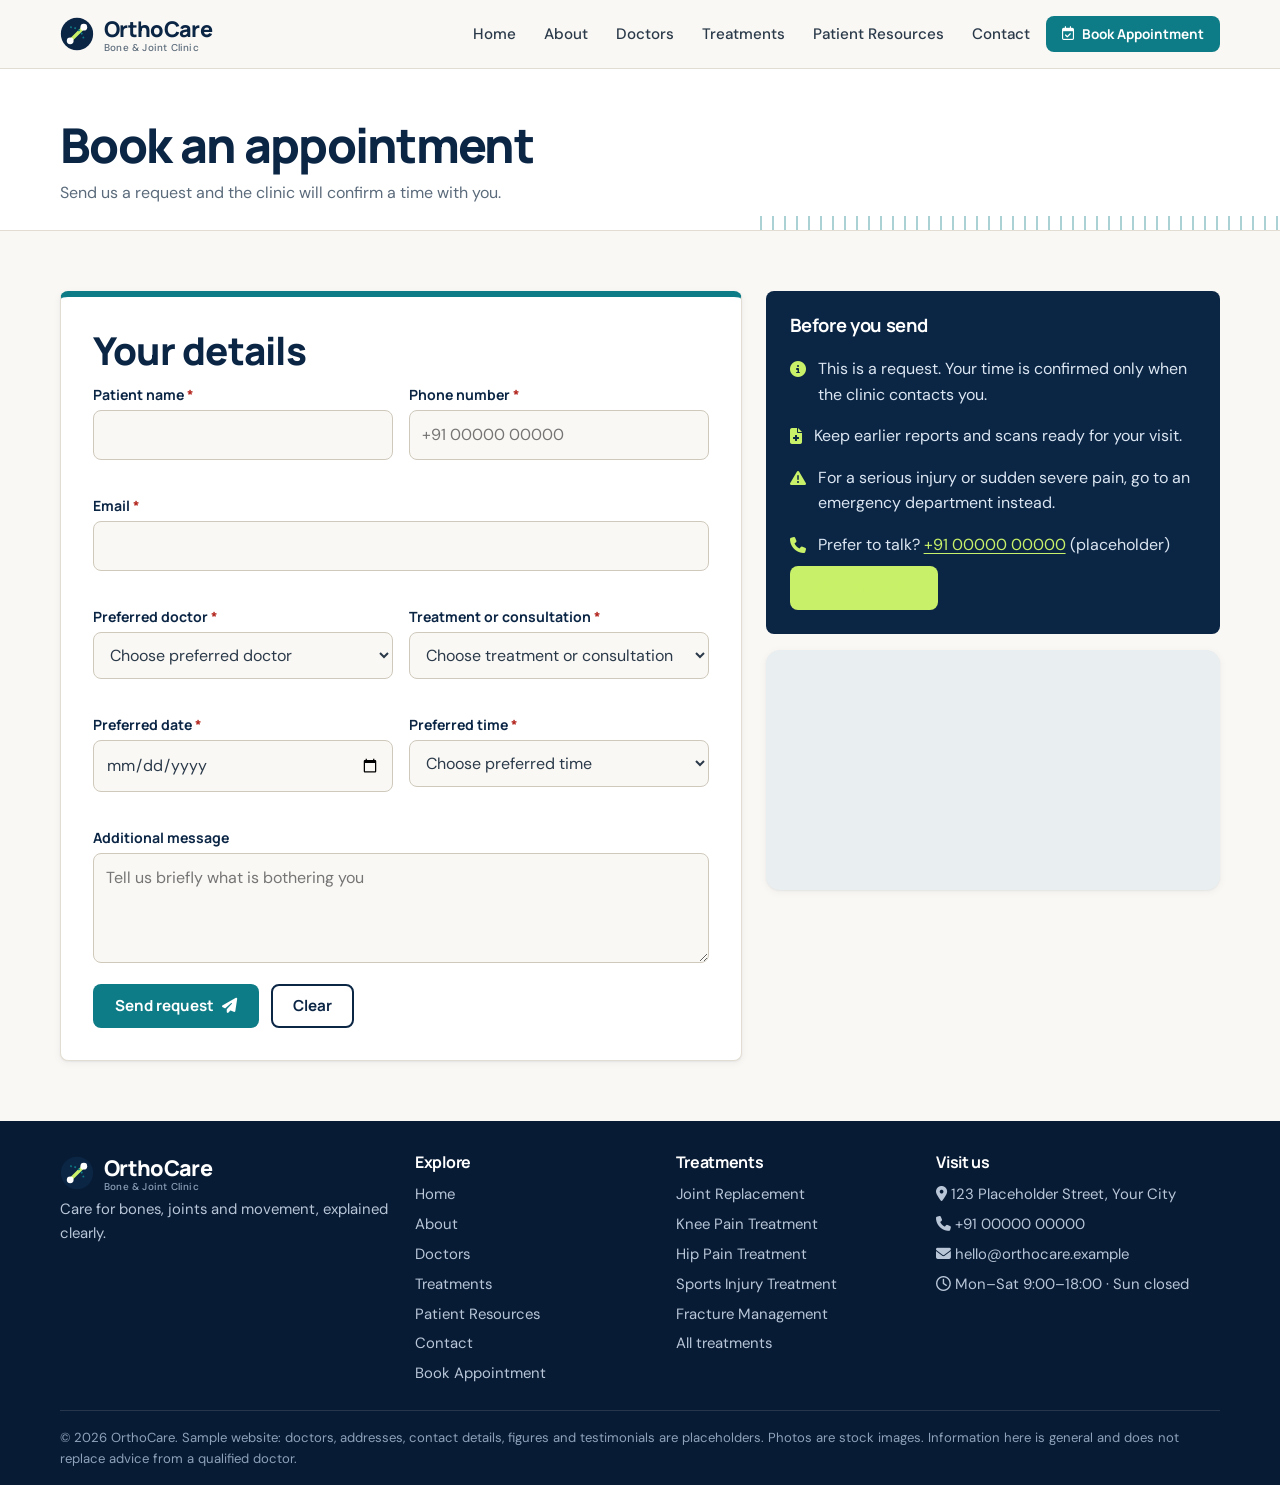
<file: appointment.html>
<!DOCTYPE html>
<html lang="en">
<head>
  <meta charset="UTF-8">
  <meta name="viewport" content="width=device-width, initial-scale=1">
  <title>Book an Appointment — OrthoCare</title>
  <meta name="description" content="Request an appointment with an OrthoCare orthopaedic specialist. The clinic confirms your time.">
  <link rel="icon" type="image/svg+xml" href="assets/images/logo.svg">
  <link rel="preconnect" href="https://fonts.googleapis.com">
  <link rel="preconnect" href="https://fonts.gstatic.com" crossorigin>
  <link href="https://fonts.googleapis.com/css2?family=DM+Sans:ital,wght@0,400;0,500;0,700;1,400&family=Manrope:wght@500;700;800&display=swap" rel="stylesheet">
  <link rel="stylesheet" href="https://cdnjs.cloudflare.com/ajax/libs/font-awesome/6.5.2/css/all.min.css" crossorigin="anonymous" referrerpolicy="no-referrer">
  <link rel="stylesheet" href="assets/css/styles.css">
</head>
<body>
<a class="skip-link" href="#main">Skip to content</a>
<header class="site-header">
  <div class="container">
    <a class="logo" href="index.html" aria-label="OrthoCare home"><svg viewBox="0 0 40 40" aria-hidden="true"><circle cx="20" cy="20" r="19" fill="#0b2545"/><path d="M12 28 L28 12" stroke="#c8f169" stroke-width="4" stroke-linecap="round"/><circle cx="12" cy="28" r="4" fill="#fff"/><circle cx="28" cy="12" r="4" fill="#fff"/><path d="M12 12 A16 16 0 0 1 28 28" fill="none" stroke="#0e7c86" stroke-width="2" stroke-dasharray="2 3"/></svg><span>OrthoCare<small>Bone &amp; Joint Clinic</small></span></a>
    <button class="nav-toggle" id="nav-toggle" aria-expanded="false" aria-controls="site-nav" aria-label="Open menu"><i class="fa-solid fa-bars" aria-hidden="true"></i></button>
    <nav class="site-nav" id="site-nav" aria-label="Main">
      <ul class="nav-list"><li><a class="nav-link" href="index.html">Home</a></li><li><a class="nav-link" href="about.html">About</a></li><li><a class="nav-link" href="doctors.html">Doctors</a></li><li><a class="nav-link" href="treatments.html">Treatments</a></li><li><a class="nav-link" href="patient-resources.html">Patient Resources</a></li><li><a class="nav-link" href="contact.html">Contact</a></li><li class="nav-cta"><a class="btn btn--primary btn--sm" href="appointment.html"><i class="fa-regular fa-calendar-check" aria-hidden="true"></i> Book Appointment</a></li></ul>
    </nav>
  </div>
</header>
<main id="main">
<section class="page-title"><div class="container"><h1>Book an appointment</h1><p>Send us a request and the clinic will confirm a time with you.</p></div></section>

<section class="section">
  <div class="container form-layout">
    <div class="form-panel" data-reveal>
      <h2>Your details</h2>
      <form id="appointment-form" novalidate>
        <div class="form-grid">
          <div class="field"><label for="name">Patient name <span class="req" aria-hidden="true">*</span></label><input id="name" name="name" type="text" required data-label="Patient name" autocomplete="name" aria-describedby="name-error"><p class="field-error" id="name-error"></p></div>
          <div class="field"><label for="phone">Phone number <span class="req" aria-hidden="true">*</span></label><input id="phone" name="phone" type="tel" required data-label="Phone number" data-type="phone" autocomplete="tel" placeholder="+91 00000 00000" aria-describedby="phone-error"><p class="field-error" id="phone-error"></p></div>
          <div class="field field--full"><label for="email">Email <span class="req" aria-hidden="true">*</span></label><input id="email" name="email" type="email" required data-label="Email address" autocomplete="email" aria-describedby="email-error"><p class="field-error" id="email-error"></p></div>
          <div class="field"><label for="doctor">Preferred doctor <span class="req" aria-hidden="true">*</span></label><select id="doctor" name="doctor" required data-label="Preferred doctor" aria-describedby="doctor-error"><option value="">Choose preferred doctor</option><option value="any">No preference</option><option value="anika">Dr. Anika Sample — Joint Replacement</option><option value="rohan">Dr. Rohan Sample — Sports Injury &amp; Arthroscopy</option><option value="meera">Dr. Meera Sample — Spine Care</option><option value="kabir">Dr. Kabir Sample — Trauma &amp; Fracture</option><option value="isha">Dr. Isha Sample — Rehabilitation</option><option value="vikram">Dr. Vikram Sample — Hip &amp; Knee Care</option></select><p class="field-error" id="doctor-error"></p></div>
          <div class="field"><label for="treatment">Treatment or consultation <span class="req" aria-hidden="true">*</span></label><select id="treatment" name="treatment" required data-label="Treatment or consultation" aria-describedby="treatment-error"><option value="">Choose treatment or consultation</option><option value="general-consultation">General orthopaedic consultation</option><option value="follow-up">Follow-up visit</option><option value="second-opinion">Second opinion</option><option value="joint-replacement">Joint Replacement</option><option value="knee-pain">Knee Pain Treatment</option><option value="hip-pain">Hip Pain Treatment</option><option value="sports-injury">Sports Injury Treatment</option><option value="fracture-management">Fracture Management</option><option value="arthroscopy">Arthroscopy</option><option value="spine-care">Spine Care</option><option value="arthritis-management">Arthritis Management</option><option value="shoulder-elbow">Shoulder and Elbow Treatment</option><option value="physiotherapy">Physiotherapy and Rehabilitation</option></select><p class="field-error" id="treatment-error"></p></div>
          <div class="field"><label for="date">Preferred date <span class="req" aria-hidden="true">*</span></label><input id="date" name="date" type="date" required data-label="Preferred date" aria-describedby="date-error"><p class="field-error" id="date-error"></p></div>
          <div class="field"><label for="time">Preferred time <span class="req" aria-hidden="true">*</span></label><select id="time" name="time" required data-label="Preferred time" aria-describedby="time-error"><option value="">Choose preferred time</option><option value="09:00">09:00</option><option value="10:00">10:00</option><option value="11:00">11:00</option><option value="12:00">12:00</option><option value="14:00">14:00</option><option value="15:00">15:00</option><option value="16:00">16:00</option><option value="17:00">17:00</option></select><p class="field-error" id="time-error"></p></div>
          <div class="field field--full"><label for="message">Additional message</label><textarea id="message" name="message" maxlength="1000" data-label="Message" placeholder="Tell us briefly what is bothering you" aria-describedby="message-error"></textarea><p class="field-error" id="message-error"></p></div>
        </div>
        <div class="btn-row"><button type="submit" class="btn btn--primary">Send request <i class="fa-solid fa-paper-plane" aria-hidden="true"></i></button><button type="reset" class="btn btn--ghost">Clear</button></div>
        <div class="form-status" id="appointment-status" tabindex="-1" role="status"></div>
      </form>
    </div>
    <div class="stack aside-col" data-reveal><aside class="side-panel">
      <h3>Before you send</h3>
      <ul>
        <li><i class="fa-solid fa-circle-info" aria-hidden="true"></i><span>This is a request. Your time is confirmed only when the clinic contacts you.</span></li>
        <li><i class="fa-solid fa-file-medical" aria-hidden="true"></i><span>Keep earlier reports and scans ready for your visit.</span></li>
        <li><i class="fa-solid fa-triangle-exclamation" aria-hidden="true"></i><span>For a serious injury or sudden severe pain, go to an emergency department instead.</span></li>
        <li><i class="fa-solid fa-phone" aria-hidden="true"></i><span>Prefer to talk? <a href="tel:+910000000000">+91 00000 00000</a> (placeholder)</span></li>
      </ul>
      <a class="btn btn--lime" href="patient-resources.html#checklist">Visit checklist</a>
    </aside>
    <div class="map-embed map-embed--sm"><iframe title="Clinic location map" src="https://maps.google.com/maps?q=orthopaedic%20clinic&t=&z=12&ie=UTF8&iwloc=&output=embed" loading="lazy" referrerpolicy="no-referrer-when-downgrade" allowfullscreen></iframe></div></div>
  </div>
</section></main>
<footer class="site-footer">
  <div class="container footer-grid">
    <div>
      <a class="logo" href="index.html" aria-label="OrthoCare home"><svg viewBox="0 0 40 40" aria-hidden="true"><circle cx="20" cy="20" r="19" fill="#0b2545"/><path d="M12 28 L28 12" stroke="#c8f169" stroke-width="4" stroke-linecap="round"/><circle cx="12" cy="28" r="4" fill="#fff"/><circle cx="28" cy="12" r="4" fill="#fff"/><path d="M12 12 A16 16 0 0 1 28 28" fill="none" stroke="#0e7c86" stroke-width="2" stroke-dasharray="2 3"/></svg><span>OrthoCare<small>Bone &amp; Joint Clinic</small></span></a>
      <p>Care for bones, joints and movement, explained clearly.</p>
    </div>
    <div><h3>Explore</h3><ul><li><a href="index.html">Home</a></li><li><a href="about.html">About</a></li><li><a href="doctors.html">Doctors</a></li><li><a href="treatments.html">Treatments</a></li><li><a href="patient-resources.html">Patient Resources</a></li><li><a href="contact.html">Contact</a></li><li><a href="appointment.html">Book Appointment</a></li></ul></div>
    <div><h3>Treatments</h3><ul><li><a href="treatments.html#joint-replacement">Joint Replacement</a></li><li><a href="treatments.html#knee-pain">Knee Pain Treatment</a></li><li><a href="treatments.html#hip-pain">Hip Pain Treatment</a></li><li><a href="treatments.html#sports-injury">Sports Injury Treatment</a></li><li><a href="treatments.html#fracture-management">Fracture Management</a></li><li><a href="treatments.html">All treatments</a></li></ul></div>
    <div><h3>Visit us</h3>
      <ul>
        <li><i class="fa-solid fa-location-dot" aria-hidden="true"></i> 123 Placeholder Street, Your City</li>
        <li><i class="fa-solid fa-phone" aria-hidden="true"></i> <a href="tel:+910000000000">+91 00000 00000</a></li>
        <li><i class="fa-solid fa-envelope" aria-hidden="true"></i> <a href="mailto:hello@orthocare.example">hello@orthocare.example</a></li>
        <li><i class="fa-regular fa-clock" aria-hidden="true"></i> Mon–Sat 9:00–18:00 · Sun closed</li>
      </ul>
    </div>
  </div>
  <div class="container footer-bottom"><p>&copy; <span data-year>2026</span> OrthoCare. Sample website: doctors, addresses, contact details, figures and testimonials are placeholders. Photos are stock images. Information here is general and does not replace advice from a qualified doctor.</p></div>
</footer>
<button class="icon-btn to-top" id="to-top" aria-label="Back to top"><i class="fa-solid fa-arrow-up" aria-hidden="true"></i></button>
<div class="toast-region" id="toast-region" role="status" aria-live="polite"></div>
<script src="assets/js/app.js"></script>
<script src="assets/js/appointment.js"></script>
</body>
</html>
</file>
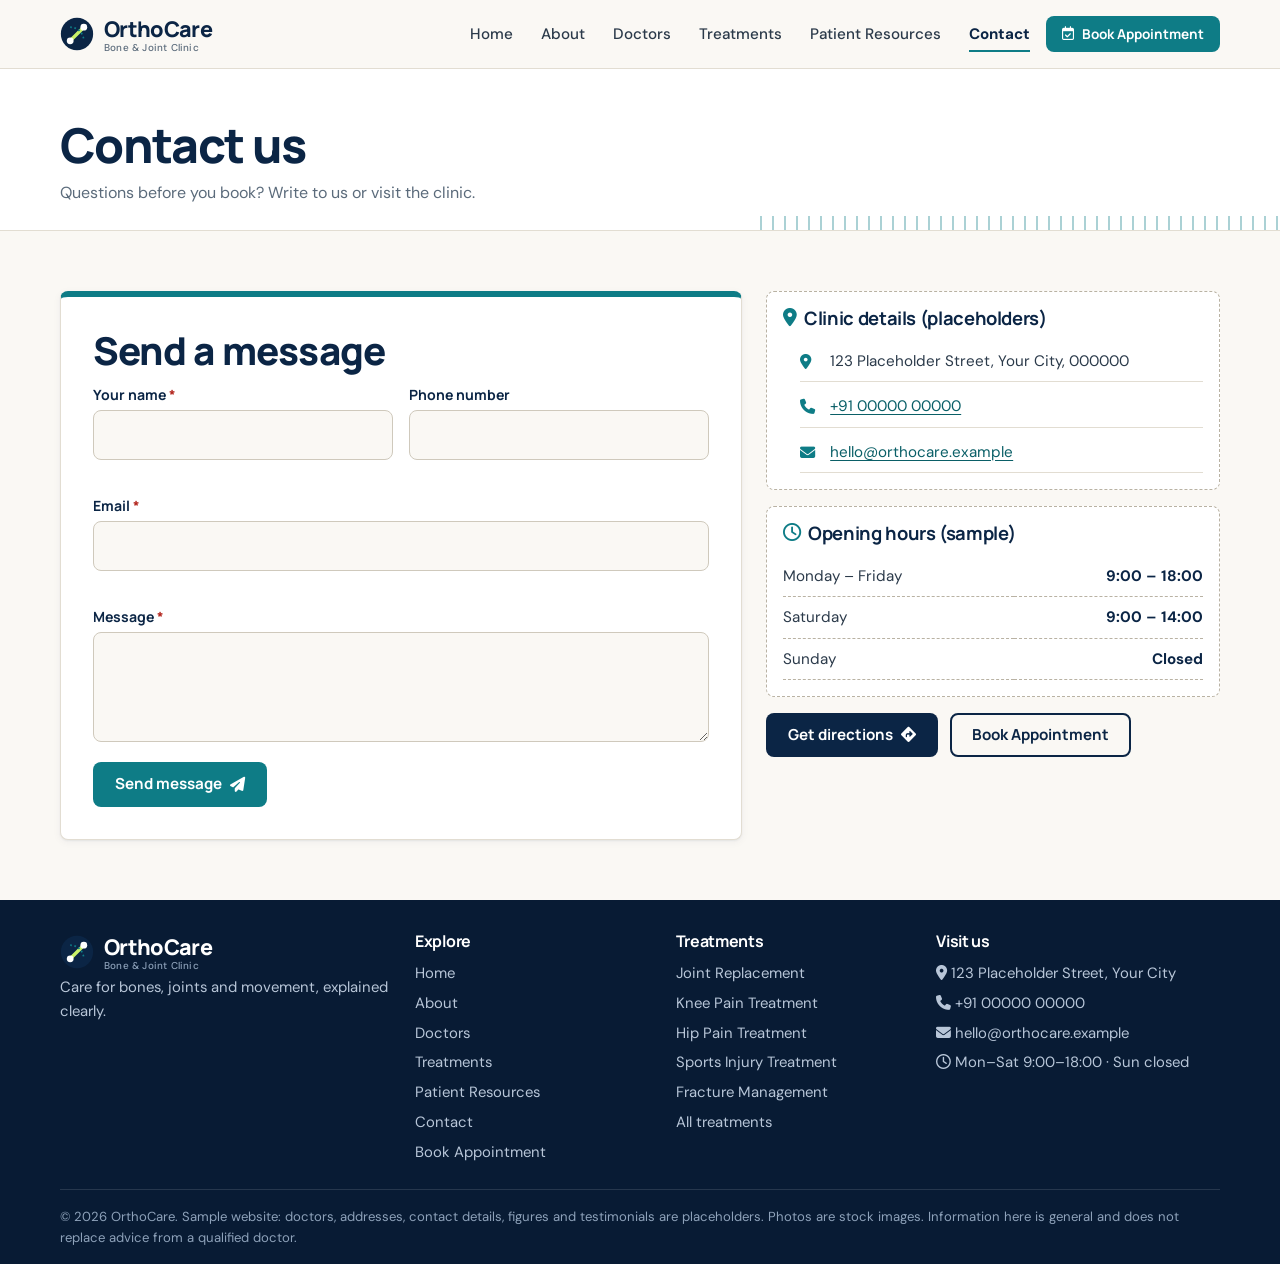
<file: contact.html>
<!DOCTYPE html>
<html lang="en">
<head>
  <meta charset="UTF-8">
  <meta name="viewport" content="width=device-width, initial-scale=1">
  <title>Contact — OrthoCare Bone &amp; Joint Clinic</title>
  <meta name="description" content="Contact OrthoCare: clinic address, phone, email, opening hours and a contact form. Placeholder details.">
  <link rel="icon" type="image/svg+xml" href="assets/images/logo.svg">
  <link rel="preconnect" href="https://fonts.googleapis.com">
  <link rel="preconnect" href="https://fonts.gstatic.com" crossorigin>
  <link href="https://fonts.googleapis.com/css2?family=DM+Sans:ital,wght@0,400;0,500;0,700;1,400&family=Manrope:wght@500;700;800&display=swap" rel="stylesheet">
  <link rel="stylesheet" href="https://cdnjs.cloudflare.com/ajax/libs/font-awesome/6.5.2/css/all.min.css" crossorigin="anonymous" referrerpolicy="no-referrer">
  <link rel="stylesheet" href="assets/css/styles.css">
</head>
<body>
<a class="skip-link" href="#main">Skip to content</a>
<header class="site-header">
  <div class="container">
    <a class="logo" href="index.html" aria-label="OrthoCare home"><svg viewBox="0 0 40 40" aria-hidden="true"><circle cx="20" cy="20" r="19" fill="#0b2545"/><path d="M12 28 L28 12" stroke="#c8f169" stroke-width="4" stroke-linecap="round"/><circle cx="12" cy="28" r="4" fill="#fff"/><circle cx="28" cy="12" r="4" fill="#fff"/><path d="M12 12 A16 16 0 0 1 28 28" fill="none" stroke="#0e7c86" stroke-width="2" stroke-dasharray="2 3"/></svg><span>OrthoCare<small>Bone &amp; Joint Clinic</small></span></a>
    <button class="nav-toggle" id="nav-toggle" aria-expanded="false" aria-controls="site-nav" aria-label="Open menu"><i class="fa-solid fa-bars" aria-hidden="true"></i></button>
    <nav class="site-nav" id="site-nav" aria-label="Main">
      <ul class="nav-list"><li><a class="nav-link" href="index.html">Home</a></li><li><a class="nav-link" href="about.html">About</a></li><li><a class="nav-link" href="doctors.html">Doctors</a></li><li><a class="nav-link" href="treatments.html">Treatments</a></li><li><a class="nav-link" href="patient-resources.html">Patient Resources</a></li><li><a class="nav-link" href="contact.html" aria-current="page">Contact</a></li><li class="nav-cta"><a class="btn btn--primary btn--sm" href="appointment.html"><i class="fa-regular fa-calendar-check" aria-hidden="true"></i> Book Appointment</a></li></ul>
    </nav>
  </div>
</header>
<main id="main">
<section class="page-title"><div class="container"><h1>Contact us</h1><p>Questions before you book? Write to us or visit the clinic.</p></div></section>

<section class="section">
  <div class="container form-layout">
    <div class="form-panel" data-reveal>
      <h2>Send a message</h2>
      <form id="contact-form" novalidate>
        <div class="form-grid">
          <div class="field"><label for="c-name">Your name <span class="req" aria-hidden="true">*</span></label><input id="c-name" name="name" type="text" required data-label="Your name" autocomplete="name" aria-describedby="c-name-error"><p class="field-error" id="c-name-error"></p></div>
          <div class="field"><label for="c-phone">Phone number</label><input id="c-phone" name="phone" type="tel" data-label="Phone number" data-type="phone" autocomplete="tel" aria-describedby="c-phone-error"><p class="field-error" id="c-phone-error"></p></div>
          <div class="field field--full"><label for="c-email">Email <span class="req" aria-hidden="true">*</span></label><input id="c-email" name="email" type="email" required data-label="Email address" autocomplete="email" aria-describedby="c-email-error"><p class="field-error" id="c-email-error"></p></div>
          <div class="field field--full"><label for="c-message">Message <span class="req" aria-hidden="true">*</span></label><textarea id="c-message" name="message" required minlength="10" maxlength="1000" data-label="Message" aria-describedby="c-message-error"></textarea><p class="field-error" id="c-message-error"></p></div>
        </div>
        <div class="btn-row"><button type="submit" class="btn btn--primary">Send message <i class="fa-solid fa-paper-plane" aria-hidden="true"></i></button></div>
        <div class="form-status" id="contact-status" tabindex="-1" role="status"></div>
      </form>
    </div>
    <aside class="stack" data-reveal>
      <div class="info-tile card-hover"><h3><i class="fa-solid fa-location-dot" aria-hidden="true"></i>Clinic details (placeholders)</h3>
        <ul class="contact-lines">
          <li><i class="fa-solid fa-location-dot" aria-hidden="true"></i><span>123 Placeholder Street, Your City, 000000</span></li>
          <li><i class="fa-solid fa-phone" aria-hidden="true"></i><a href="tel:+910000000000">+91 00000 00000</a></li>
          <li><i class="fa-solid fa-envelope" aria-hidden="true"></i><a href="mailto:hello@orthocare.example">hello@orthocare.example</a></li>
        </ul></div>
      <div class="info-tile card-hover"><h3><i class="fa-regular fa-clock" aria-hidden="true"></i>Opening hours (sample)</h3>
        <table class="hours"><tbody><tr><th scope="row">Monday – Friday</th><td>9:00 – 18:00</td></tr><tr><th scope="row">Saturday</th><td>9:00 – 14:00</td></tr><tr><th scope="row">Sunday</th><td>Closed</td></tr></tbody></table></div>
      <div class="btn-row"><a class="btn btn--dark" href="https://www.google.com/maps/search/?api=1&amp;query=orthopaedic+clinic" target="_blank" rel="noopener">Get directions <i class="fa-solid fa-diamond-turn-right" aria-hidden="true"></i></a><a class="btn btn--ghost" href="appointment.html">Book Appointment</a></div>
    </aside>
  </div>
</section>
</main>
<footer class="site-footer">
  <div class="container footer-grid">
    <div>
      <a class="logo" href="index.html" aria-label="OrthoCare home"><svg viewBox="0 0 40 40" aria-hidden="true"><circle cx="20" cy="20" r="19" fill="#0b2545"/><path d="M12 28 L28 12" stroke="#c8f169" stroke-width="4" stroke-linecap="round"/><circle cx="12" cy="28" r="4" fill="#fff"/><circle cx="28" cy="12" r="4" fill="#fff"/><path d="M12 12 A16 16 0 0 1 28 28" fill="none" stroke="#0e7c86" stroke-width="2" stroke-dasharray="2 3"/></svg><span>OrthoCare<small>Bone &amp; Joint Clinic</small></span></a>
      <p>Care for bones, joints and movement, explained clearly.</p>
    </div>
    <div><h3>Explore</h3><ul><li><a href="index.html">Home</a></li><li><a href="about.html">About</a></li><li><a href="doctors.html">Doctors</a></li><li><a href="treatments.html">Treatments</a></li><li><a href="patient-resources.html">Patient Resources</a></li><li><a href="contact.html">Contact</a></li><li><a href="appointment.html">Book Appointment</a></li></ul></div>
    <div><h3>Treatments</h3><ul><li><a href="treatments.html#joint-replacement">Joint Replacement</a></li><li><a href="treatments.html#knee-pain">Knee Pain Treatment</a></li><li><a href="treatments.html#hip-pain">Hip Pain Treatment</a></li><li><a href="treatments.html#sports-injury">Sports Injury Treatment</a></li><li><a href="treatments.html#fracture-management">Fracture Management</a></li><li><a href="treatments.html">All treatments</a></li></ul></div>
    <div><h3>Visit us</h3>
      <ul>
        <li><i class="fa-solid fa-location-dot" aria-hidden="true"></i> 123 Placeholder Street, Your City</li>
        <li><i class="fa-solid fa-phone" aria-hidden="true"></i> <a href="tel:+910000000000">+91 00000 00000</a></li>
        <li><i class="fa-solid fa-envelope" aria-hidden="true"></i> <a href="mailto:hello@orthocare.example">hello@orthocare.example</a></li>
        <li><i class="fa-regular fa-clock" aria-hidden="true"></i> Mon–Sat 9:00–18:00 · Sun closed</li>
      </ul>
    </div>
  </div>
  <div class="container footer-bottom"><p>&copy; <span data-year>2026</span> OrthoCare. Sample website: doctors, addresses, contact details, figures and testimonials are placeholders. Photos are stock images. Information here is general and does not replace advice from a qualified doctor.</p></div>
</footer>
<button class="icon-btn to-top" id="to-top" aria-label="Back to top"><i class="fa-solid fa-arrow-up" aria-hidden="true"></i></button>
<div class="toast-region" id="toast-region" role="status" aria-live="polite"></div>
<script src="assets/js/app.js"></script>
</body>
</html>
</file>
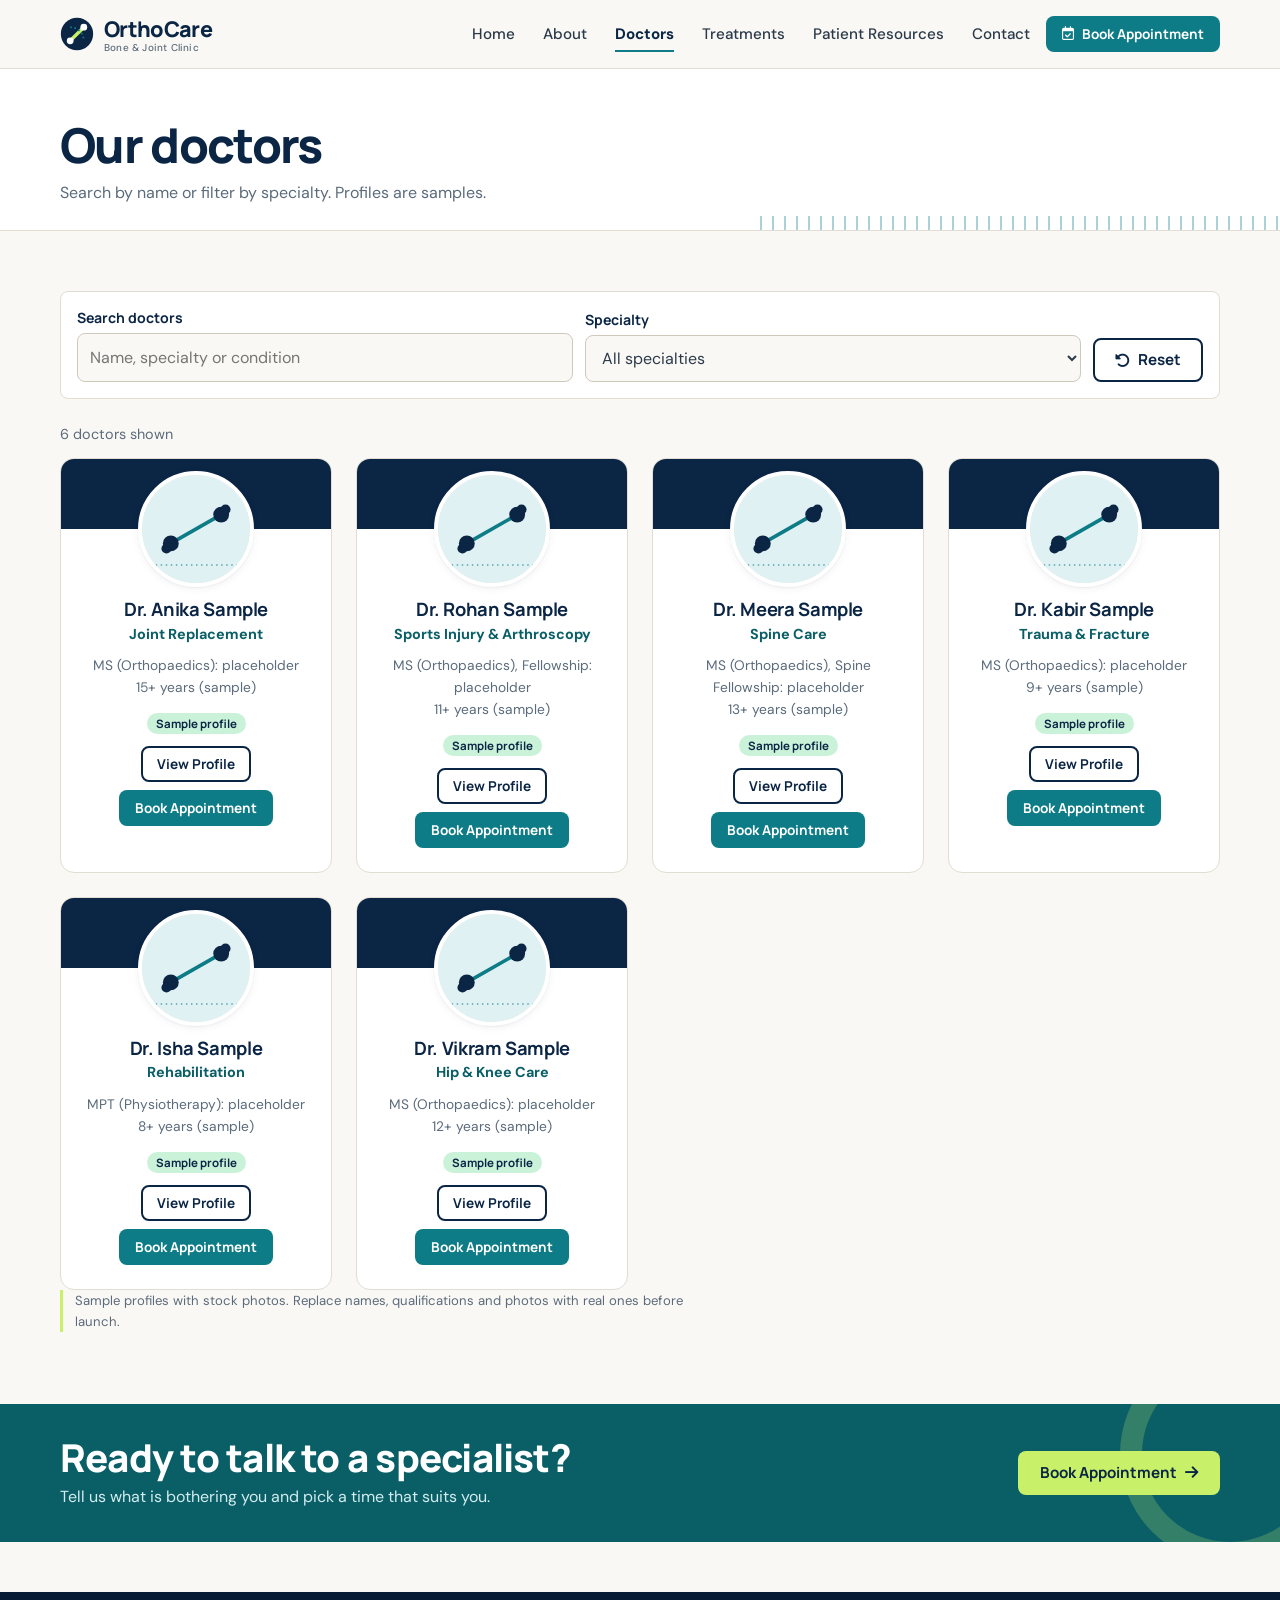
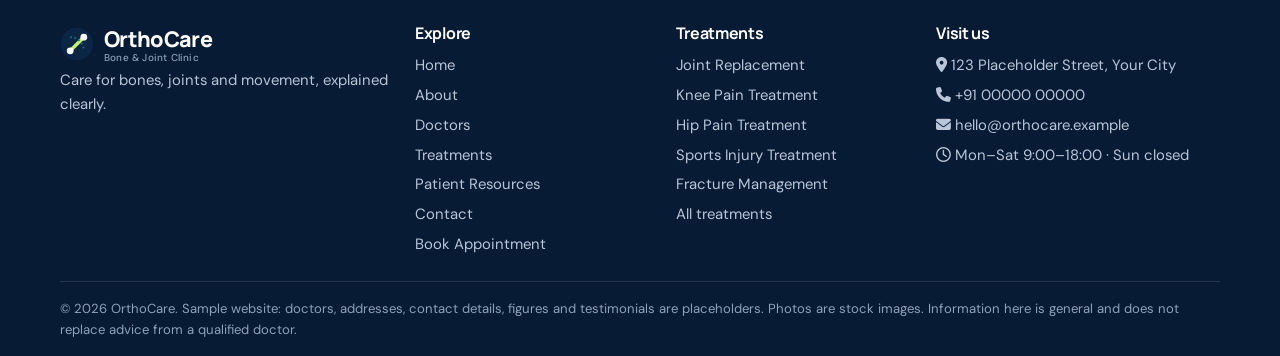
<file: doctors.html>
<!DOCTYPE html>
<html lang="en">
<head>
  <meta charset="UTF-8">
  <meta name="viewport" content="width=device-width, initial-scale=1">
  <title>Doctors — OrthoCare Bone &amp; Joint Clinic</title>
  <meta name="description" content="Browse OrthoCare&#x27;s orthopaedic specialists. Search by name and filter by specialty. Sample profiles.">
  <link rel="icon" type="image/svg+xml" href="assets/images/logo.svg">
  <link rel="preconnect" href="https://fonts.googleapis.com">
  <link rel="preconnect" href="https://fonts.gstatic.com" crossorigin>
  <link href="https://fonts.googleapis.com/css2?family=DM+Sans:ital,wght@0,400;0,500;0,700;1,400&family=Manrope:wght@500;700;800&display=swap" rel="stylesheet">
  <link rel="stylesheet" href="https://cdnjs.cloudflare.com/ajax/libs/font-awesome/6.5.2/css/all.min.css" crossorigin="anonymous" referrerpolicy="no-referrer">
  <link rel="stylesheet" href="assets/css/styles.css">
</head>
<body>
<a class="skip-link" href="#main">Skip to content</a>
<header class="site-header">
  <div class="container">
    <a class="logo" href="index.html" aria-label="OrthoCare home"><svg viewBox="0 0 40 40" aria-hidden="true"><circle cx="20" cy="20" r="19" fill="#0b2545"/><path d="M12 28 L28 12" stroke="#c8f169" stroke-width="4" stroke-linecap="round"/><circle cx="12" cy="28" r="4" fill="#fff"/><circle cx="28" cy="12" r="4" fill="#fff"/><path d="M12 12 A16 16 0 0 1 28 28" fill="none" stroke="#0e7c86" stroke-width="2" stroke-dasharray="2 3"/></svg><span>OrthoCare<small>Bone &amp; Joint Clinic</small></span></a>
    <button class="nav-toggle" id="nav-toggle" aria-expanded="false" aria-controls="site-nav" aria-label="Open menu"><i class="fa-solid fa-bars" aria-hidden="true"></i></button>
    <nav class="site-nav" id="site-nav" aria-label="Main">
      <ul class="nav-list"><li><a class="nav-link" href="index.html">Home</a></li><li><a class="nav-link" href="about.html">About</a></li><li><a class="nav-link" href="doctors.html" aria-current="page">Doctors</a></li><li><a class="nav-link" href="treatments.html">Treatments</a></li><li><a class="nav-link" href="patient-resources.html">Patient Resources</a></li><li><a class="nav-link" href="contact.html">Contact</a></li><li class="nav-cta"><a class="btn btn--primary btn--sm" href="appointment.html"><i class="fa-regular fa-calendar-check" aria-hidden="true"></i> Book Appointment</a></li></ul>
    </nav>
  </div>
</header>
<main id="main">
<section class="page-title"><div class="container"><h1>Our doctors</h1><p>Search by name or filter by specialty. Profiles are samples.</p></div></section>

<section class="section">
  <div class="container">
    <form class="toolbar" role="search" aria-label="Find a doctor" onsubmit="return false">
      <div class="field"><label for="doc-search">Search doctors</label><input id="doc-search" type="search" placeholder="Name, specialty or condition" autocomplete="off"></div>
      <div class="field"><label for="doc-specialty">Specialty</label><select id="doc-specialty"><option value="">All specialties</option><option value="Hip &amp; Knee Care">Hip &amp; Knee Care</option><option value="Joint Replacement">Joint Replacement</option><option value="Rehabilitation">Rehabilitation</option><option value="Spine Care">Spine Care</option><option value="Sports Injury &amp; Arthroscopy">Sports Injury &amp; Arthroscopy</option><option value="Trauma &amp; Fracture">Trauma &amp; Fracture</option></select></div>
      <button type="button" class="btn btn--ghost" id="doc-reset"><i class="fa-solid fa-rotate-left" aria-hidden="true"></i> Reset</button>
    </form>
    <p class="result-count" id="doc-count" aria-live="polite"></p>
    <div class="doc-grid" id="doc-grid"></div>
    <p class="sample-note">Sample profiles with stock photos. Replace names, qualifications and photos with real ones before launch.</p>
  </div>
</section>
<dialog id="doc-dialog" aria-labelledby="dlg-name">
  <div class="dialog-head"><img onerror="this.onerror=null;this.src='assets/images/placeholder.svg';" id="dlg-photo" src="assets/images/placeholder.svg" alt=""><div><h2 id="dlg-name"></h2><p id="dlg-role"></p></div><button class="dialog-close" id="dlg-close" aria-label="Close profile"><i class="fa-solid fa-xmark" aria-hidden="true"></i></button></div>
  <div class="dialog-body"><p id="dlg-bio"></p><dl id="dlg-list"></dl><a class="btn btn--primary" id="dlg-book" href="appointment.html">Book Appointment <i class="fa-solid fa-arrow-right" aria-hidden="true"></i></a></div>
</dialog>
<section class="cta-band"><div class="container"><div><h2>Ready to talk to a specialist?</h2><p>Tell us what is bothering you and pick a time that suits you.</p></div><a class="btn btn--lime" href="appointment.html">Book Appointment <i class="fa-solid fa-arrow-right" aria-hidden="true"></i></a></div></section>
</main>
<footer class="site-footer">
  <div class="container footer-grid">
    <div>
      <a class="logo" href="index.html" aria-label="OrthoCare home"><svg viewBox="0 0 40 40" aria-hidden="true"><circle cx="20" cy="20" r="19" fill="#0b2545"/><path d="M12 28 L28 12" stroke="#c8f169" stroke-width="4" stroke-linecap="round"/><circle cx="12" cy="28" r="4" fill="#fff"/><circle cx="28" cy="12" r="4" fill="#fff"/><path d="M12 12 A16 16 0 0 1 28 28" fill="none" stroke="#0e7c86" stroke-width="2" stroke-dasharray="2 3"/></svg><span>OrthoCare<small>Bone &amp; Joint Clinic</small></span></a>
      <p>Care for bones, joints and movement, explained clearly.</p>
    </div>
    <div><h3>Explore</h3><ul><li><a href="index.html">Home</a></li><li><a href="about.html">About</a></li><li><a href="doctors.html">Doctors</a></li><li><a href="treatments.html">Treatments</a></li><li><a href="patient-resources.html">Patient Resources</a></li><li><a href="contact.html">Contact</a></li><li><a href="appointment.html">Book Appointment</a></li></ul></div>
    <div><h3>Treatments</h3><ul><li><a href="treatments.html#joint-replacement">Joint Replacement</a></li><li><a href="treatments.html#knee-pain">Knee Pain Treatment</a></li><li><a href="treatments.html#hip-pain">Hip Pain Treatment</a></li><li><a href="treatments.html#sports-injury">Sports Injury Treatment</a></li><li><a href="treatments.html#fracture-management">Fracture Management</a></li><li><a href="treatments.html">All treatments</a></li></ul></div>
    <div><h3>Visit us</h3>
      <ul>
        <li><i class="fa-solid fa-location-dot" aria-hidden="true"></i> 123 Placeholder Street, Your City</li>
        <li><i class="fa-solid fa-phone" aria-hidden="true"></i> <a href="tel:+910000000000">+91 00000 00000</a></li>
        <li><i class="fa-solid fa-envelope" aria-hidden="true"></i> <a href="mailto:hello@orthocare.example">hello@orthocare.example</a></li>
        <li><i class="fa-regular fa-clock" aria-hidden="true"></i> Mon–Sat 9:00–18:00 · Sun closed</li>
      </ul>
    </div>
  </div>
  <div class="container footer-bottom"><p>&copy; <span data-year>2026</span> OrthoCare. Sample website: doctors, addresses, contact details, figures and testimonials are placeholders. Photos are stock images. Information here is general and does not replace advice from a qualified doctor.</p></div>
</footer>
<button class="icon-btn to-top" id="to-top" aria-label="Back to top"><i class="fa-solid fa-arrow-up" aria-hidden="true"></i></button>
<div class="toast-region" id="toast-region" role="status" aria-live="polite"></div>
<script src="assets/js/app.js"></script>
<script src="assets/js/doctors.js"></script>
</body>
</html>
</file>
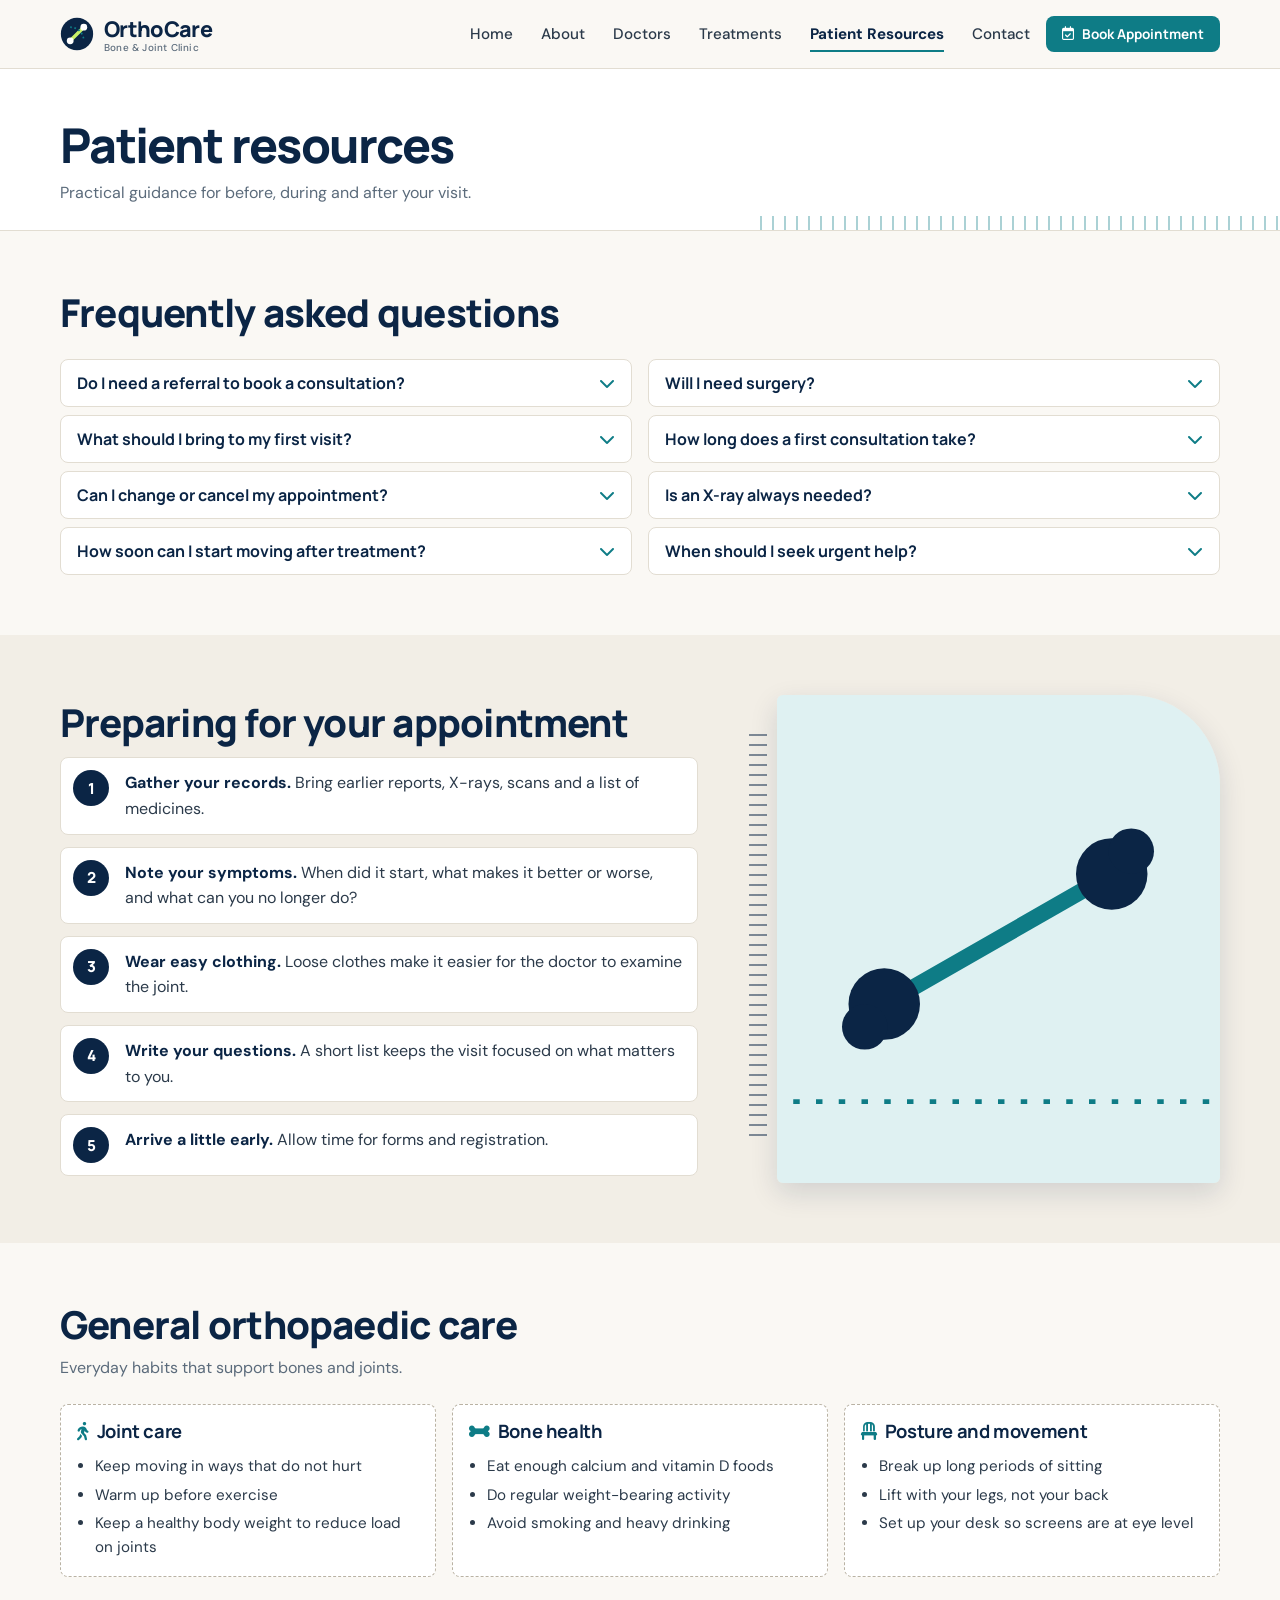
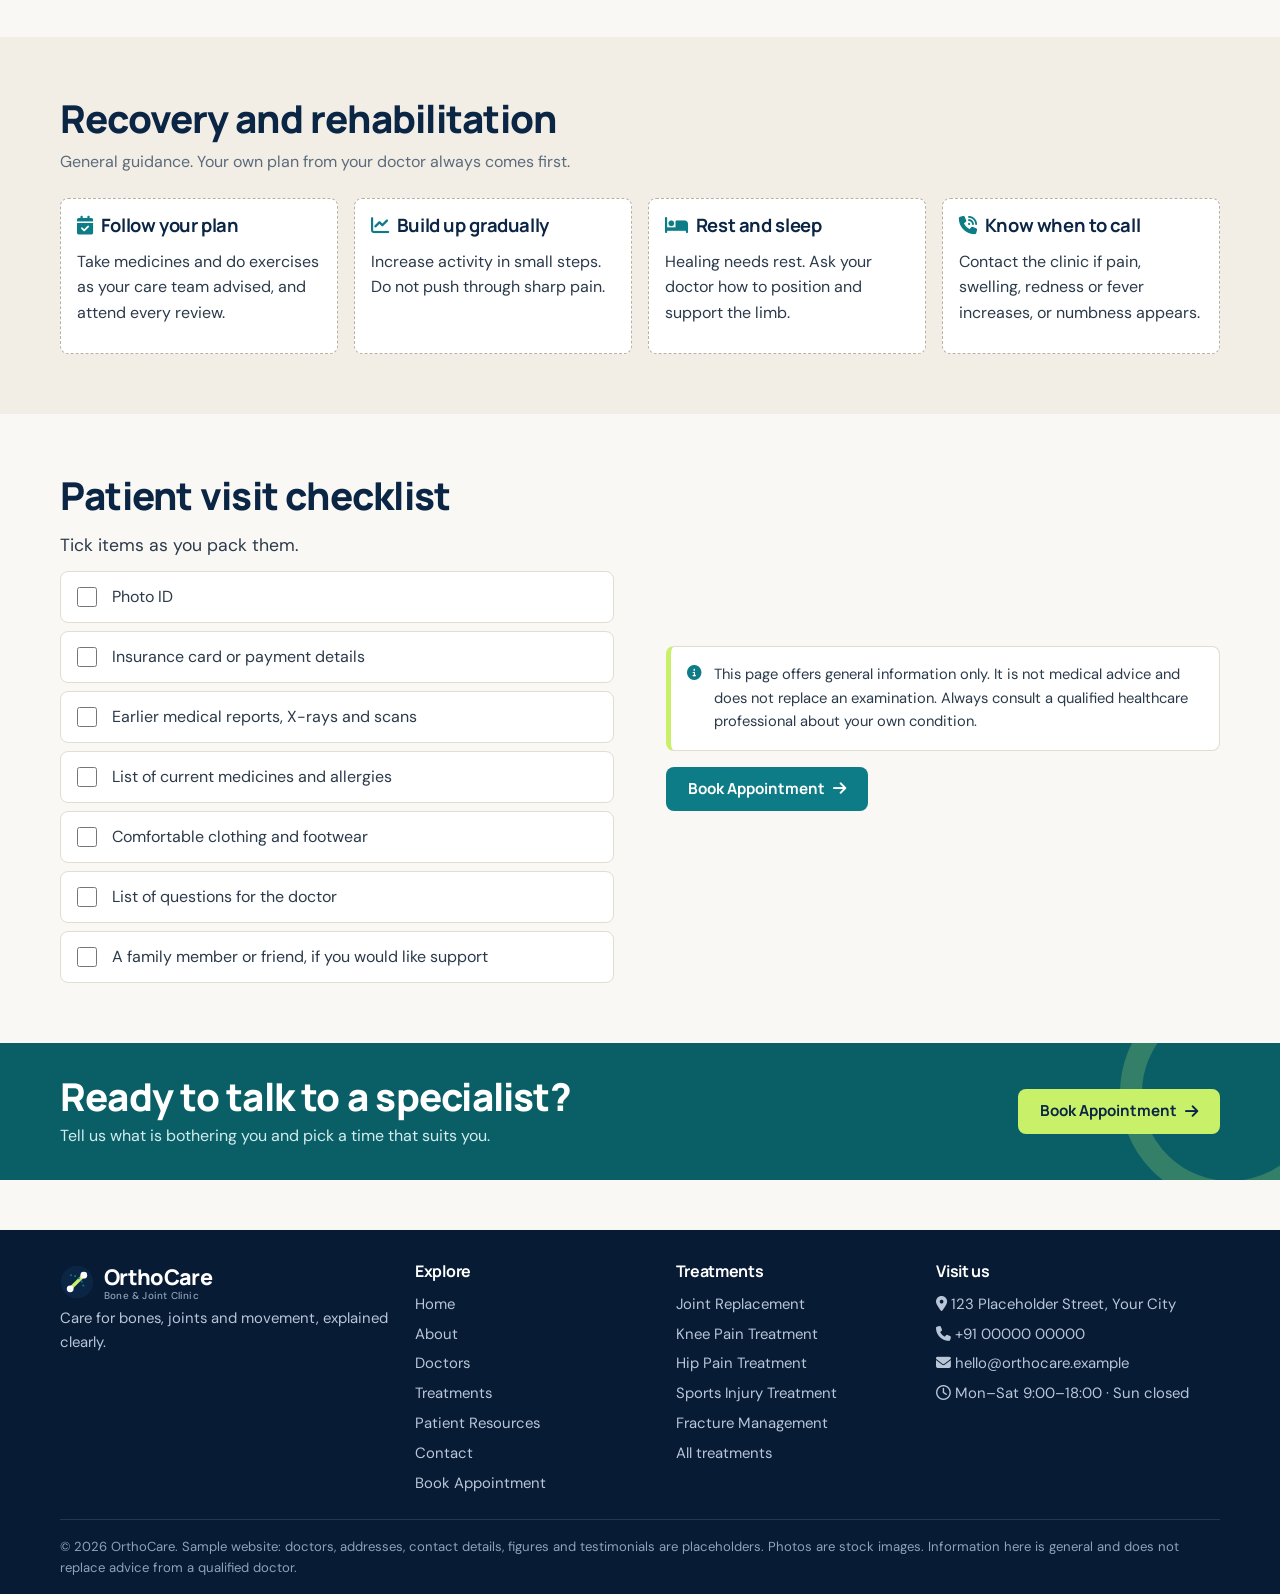
<file: patient-resources.html>
<!DOCTYPE html>
<html lang="en">
<head>
  <meta charset="UTF-8">
  <meta name="viewport" content="width=device-width, initial-scale=1">
  <title>Patient Resources — OrthoCare</title>
  <meta name="description" content="FAQs, appointment preparation, orthopaedic care tips, recovery guidance and a visit checklist.">
  <link rel="icon" type="image/svg+xml" href="assets/images/logo.svg">
  <link rel="preconnect" href="https://fonts.googleapis.com">
  <link rel="preconnect" href="https://fonts.gstatic.com" crossorigin>
  <link href="https://fonts.googleapis.com/css2?family=DM+Sans:ital,wght@0,400;0,500;0,700;1,400&family=Manrope:wght@500;700;800&display=swap" rel="stylesheet">
  <link rel="stylesheet" href="https://cdnjs.cloudflare.com/ajax/libs/font-awesome/6.5.2/css/all.min.css" crossorigin="anonymous" referrerpolicy="no-referrer">
  <link rel="stylesheet" href="assets/css/styles.css">
</head>
<body>
<a class="skip-link" href="#main">Skip to content</a>
<header class="site-header">
  <div class="container">
    <a class="logo" href="index.html" aria-label="OrthoCare home"><svg viewBox="0 0 40 40" aria-hidden="true"><circle cx="20" cy="20" r="19" fill="#0b2545"/><path d="M12 28 L28 12" stroke="#c8f169" stroke-width="4" stroke-linecap="round"/><circle cx="12" cy="28" r="4" fill="#fff"/><circle cx="28" cy="12" r="4" fill="#fff"/><path d="M12 12 A16 16 0 0 1 28 28" fill="none" stroke="#0e7c86" stroke-width="2" stroke-dasharray="2 3"/></svg><span>OrthoCare<small>Bone &amp; Joint Clinic</small></span></a>
    <button class="nav-toggle" id="nav-toggle" aria-expanded="false" aria-controls="site-nav" aria-label="Open menu"><i class="fa-solid fa-bars" aria-hidden="true"></i></button>
    <nav class="site-nav" id="site-nav" aria-label="Main">
      <ul class="nav-list"><li><a class="nav-link" href="index.html">Home</a></li><li><a class="nav-link" href="about.html">About</a></li><li><a class="nav-link" href="doctors.html">Doctors</a></li><li><a class="nav-link" href="treatments.html">Treatments</a></li><li><a class="nav-link" href="patient-resources.html" aria-current="page">Patient Resources</a></li><li><a class="nav-link" href="contact.html">Contact</a></li><li class="nav-cta"><a class="btn btn--primary btn--sm" href="appointment.html"><i class="fa-regular fa-calendar-check" aria-hidden="true"></i> Book Appointment</a></li></ul>
    </nav>
  </div>
</header>
<main id="main">
<section class="page-title"><div class="container"><h1>Patient resources</h1><p>Practical guidance for before, during and after your visit.</p></div></section>

<section class="section" id="faq"><div class="container"><div class="section-head" data-reveal><div><h2>Frequently asked questions</h2></div></div><div class="faq"><div class="faq-item" data-reveal><button class="faq-q" id="faq-q0" aria-expanded="false" aria-controls="faq-a0">Do I need a referral to book a consultation?<i class="fa-solid fa-chevron-down" aria-hidden="true"></i></button><div class="faq-a" id="faq-a0" role="region" aria-labelledby="faq-q0"><div><p>Usually not. You can book directly. Bring any earlier reports, X-rays or scans you already have.</p></div></div></div><div class="faq-item" data-reveal><button class="faq-q" id="faq-q1" aria-expanded="false" aria-controls="faq-a1">Will I need surgery?<i class="fa-solid fa-chevron-down" aria-hidden="true"></i></button><div class="faq-a" id="faq-a1" role="region" aria-labelledby="faq-q1"><div><p>Most bone and joint problems are first treated without surgery. If surgery is a sensible option, your doctor explains why, what it involves and what the alternatives are.</p></div></div></div><div class="faq-item" data-reveal><button class="faq-q" id="faq-q2" aria-expanded="false" aria-controls="faq-a2">What should I bring to my first visit?<i class="fa-solid fa-chevron-down" aria-hidden="true"></i></button><div class="faq-a" id="faq-a2" role="region" aria-labelledby="faq-q2"><div><p>Photo ID, a list of your medicines, past medical reports and imaging, and any insurance details. The checklist on the Patient Resources page covers the rest.</p></div></div></div><div class="faq-item" data-reveal><button class="faq-q" id="faq-q3" aria-expanded="false" aria-controls="faq-a3">How long does a first consultation take?<i class="fa-solid fa-chevron-down" aria-hidden="true"></i></button><div class="faq-a" id="faq-a3" role="region" aria-labelledby="faq-q3"><div><p>Plan for around 30 to 45 minutes. This sample figure should be replaced with the clinic&#x27;s real timing.</p></div></div></div><div class="faq-item" data-reveal><button class="faq-q" id="faq-q4" aria-expanded="false" aria-controls="faq-a4">Can I change or cancel my appointment?<i class="fa-solid fa-chevron-down" aria-hidden="true"></i></button><div class="faq-a" id="faq-a4" role="region" aria-labelledby="faq-q4"><div><p>Yes. Call the clinic as early as you can so the slot can be offered to someone else. This is placeholder policy text.</p></div></div></div><div class="faq-item" data-reveal><button class="faq-q" id="faq-q5" aria-expanded="false" aria-controls="faq-a5">Is an X-ray always needed?<i class="fa-solid fa-chevron-down" aria-hidden="true"></i></button><div class="faq-a" id="faq-a5" role="region" aria-labelledby="faq-q5"><div><p>No. Your doctor examines you first and orders imaging only when it will help decide your treatment.</p></div></div></div><div class="faq-item" data-reveal><button class="faq-q" id="faq-q6" aria-expanded="false" aria-controls="faq-a6">How soon can I start moving after treatment?<i class="fa-solid fa-chevron-down" aria-hidden="true"></i></button><div class="faq-a" id="faq-a6" role="region" aria-labelledby="faq-q6"><div><p>It depends on the condition and treatment. Your care team gives you a personal timeline. Do not rely on general timelines found online.</p></div></div></div><div class="faq-item" data-reveal><button class="faq-q" id="faq-q7" aria-expanded="false" aria-controls="faq-a7">When should I seek urgent help?<i class="fa-solid fa-chevron-down" aria-hidden="true"></i></button><div class="faq-a" id="faq-a7" role="region" aria-labelledby="faq-q7"><div><p>Go to an emergency department or call your local emergency number for severe injury, a visibly deformed limb, heavy bleeding, numbness or loss of movement, chest pain, or sudden severe pain.</p></div></div></div></div></div></section>

<section class="section section--sand" id="prepare"><div class="container split split--wide-left">
  <div data-reveal><h2>Preparing for your appointment</h2><ol class="steps"><li><span><strong>Gather your records.</strong> Bring earlier reports, X-rays, scans and a list of medicines.</span></li><li><span><strong>Note your symptoms.</strong> When did it start, what makes it better or worse, and what can you no longer do?</span></li><li><span><strong>Wear easy clothing.</strong> Loose clothes make it easier for the doctor to examine the joint.</span></li><li><span><strong>Write your questions.</strong> A short list keeps the visit focused on what matters to you.</span></li><li><span><strong>Arrive a little early.</strong> Allow time for forms and registration.</span></li></ol></div>
  <div class="hero-media" data-reveal><span class="ruler" aria-hidden="true"></span><img onerror="this.onerror=null;this.src='assets/images/placeholder.svg';" src="https://images.unsplash.com/photo-1579684385127-1ef15d508118?auto=format&fit=crop&w=900&q=70" alt="A doctor examining a patient&#x27;s leg (stock photo placeholder)" loading="lazy"></div>
</div></section>

<section class="section" id="care"><div class="container"><div class="section-head" data-reveal><div><h2>General orthopaedic care</h2><p>Everyday habits that support bones and joints.</p></div></div><div class="info-grid"><div class="info-tile card-hover" data-reveal><h3><i class="fa-solid fa-person-walking" aria-hidden="true"></i>Joint care</h3><ul><li>Keep moving in ways that do not hurt</li><li>Warm up before exercise</li><li>Keep a healthy body weight to reduce load on joints</li></ul></div><div class="info-tile card-hover" data-reveal><h3><i class="fa-solid fa-bone" aria-hidden="true"></i>Bone health</h3><ul><li>Eat enough calcium and vitamin D foods</li><li>Do regular weight-bearing activity</li><li>Avoid smoking and heavy drinking</li></ul></div><div class="info-tile card-hover" data-reveal><h3><i class="fa-solid fa-chair" aria-hidden="true"></i>Posture and movement</h3><ul><li>Break up long periods of sitting</li><li>Lift with your legs, not your back</li><li>Set up your desk so screens are at eye level</li></ul></div></div></div></section>

<section class="section section--sand" id="recovery"><div class="container"><div class="section-head" data-reveal><div><h2>Recovery and rehabilitation</h2><p>General guidance. Your own plan from your doctor always comes first.</p></div></div><div class="info-grid"><div class="info-tile card-hover" data-reveal><h3><i class="fa-solid fa-calendar-check" aria-hidden="true"></i>Follow your plan</h3><p>Take medicines and do exercises as your care team advised, and attend every review.</p></div><div class="info-tile card-hover" data-reveal><h3><i class="fa-solid fa-chart-line" aria-hidden="true"></i>Build up gradually</h3><p>Increase activity in small steps. Do not push through sharp pain.</p></div><div class="info-tile card-hover" data-reveal><h3><i class="fa-solid fa-bed" aria-hidden="true"></i>Rest and sleep</h3><p>Healing needs rest. Ask your doctor how to position and support the limb.</p></div><div class="info-tile card-hover" data-reveal><h3><i class="fa-solid fa-phone-volume" aria-hidden="true"></i>Know when to call</h3><p>Contact the clinic if pain, swelling, redness or fever increases, or numbness appears.</p></div></div></div></section>

<section class="section" id="checklist"><div class="container split">
  <div data-reveal><h2>Patient visit checklist</h2><p class="lead">Tick items as you pack them.</p><div class="checklist"><label><input type="checkbox"><span>Photo ID</span></label><label><input type="checkbox"><span>Insurance card or payment details</span></label><label><input type="checkbox"><span>Earlier medical reports, X-rays and scans</span></label><label><input type="checkbox"><span>List of current medicines and allergies</span></label><label><input type="checkbox"><span>Comfortable clothing and footwear</span></label><label><input type="checkbox"><span>List of questions for the doctor</span></label><label><input type="checkbox"><span>A family member or friend, if you would like support</span></label></div></div>
  <div class="stack" data-reveal><div class="notice"><i class="fa-solid fa-circle-info" aria-hidden="true"></i><p>This page offers general information only. It is not medical advice and does not replace an examination. Always consult a qualified healthcare professional about your own condition.</p></div><a class="btn btn--primary" href="appointment.html">Book Appointment <i class="fa-solid fa-arrow-right" aria-hidden="true"></i></a></div>
</div></section>
<section class="cta-band"><div class="container"><div><h2>Ready to talk to a specialist?</h2><p>Tell us what is bothering you and pick a time that suits you.</p></div><a class="btn btn--lime" href="appointment.html">Book Appointment <i class="fa-solid fa-arrow-right" aria-hidden="true"></i></a></div></section>
</main>
<footer class="site-footer">
  <div class="container footer-grid">
    <div>
      <a class="logo" href="index.html" aria-label="OrthoCare home"><svg viewBox="0 0 40 40" aria-hidden="true"><circle cx="20" cy="20" r="19" fill="#0b2545"/><path d="M12 28 L28 12" stroke="#c8f169" stroke-width="4" stroke-linecap="round"/><circle cx="12" cy="28" r="4" fill="#fff"/><circle cx="28" cy="12" r="4" fill="#fff"/><path d="M12 12 A16 16 0 0 1 28 28" fill="none" stroke="#0e7c86" stroke-width="2" stroke-dasharray="2 3"/></svg><span>OrthoCare<small>Bone &amp; Joint Clinic</small></span></a>
      <p>Care for bones, joints and movement, explained clearly.</p>
    </div>
    <div><h3>Explore</h3><ul><li><a href="index.html">Home</a></li><li><a href="about.html">About</a></li><li><a href="doctors.html">Doctors</a></li><li><a href="treatments.html">Treatments</a></li><li><a href="patient-resources.html">Patient Resources</a></li><li><a href="contact.html">Contact</a></li><li><a href="appointment.html">Book Appointment</a></li></ul></div>
    <div><h3>Treatments</h3><ul><li><a href="treatments.html#joint-replacement">Joint Replacement</a></li><li><a href="treatments.html#knee-pain">Knee Pain Treatment</a></li><li><a href="treatments.html#hip-pain">Hip Pain Treatment</a></li><li><a href="treatments.html#sports-injury">Sports Injury Treatment</a></li><li><a href="treatments.html#fracture-management">Fracture Management</a></li><li><a href="treatments.html">All treatments</a></li></ul></div>
    <div><h3>Visit us</h3>
      <ul>
        <li><i class="fa-solid fa-location-dot" aria-hidden="true"></i> 123 Placeholder Street, Your City</li>
        <li><i class="fa-solid fa-phone" aria-hidden="true"></i> <a href="tel:+910000000000">+91 00000 00000</a></li>
        <li><i class="fa-solid fa-envelope" aria-hidden="true"></i> <a href="mailto:hello@orthocare.example">hello@orthocare.example</a></li>
        <li><i class="fa-regular fa-clock" aria-hidden="true"></i> Mon–Sat 9:00–18:00 · Sun closed</li>
      </ul>
    </div>
  </div>
  <div class="container footer-bottom"><p>&copy; <span data-year>2026</span> OrthoCare. Sample website: doctors, addresses, contact details, figures and testimonials are placeholders. Photos are stock images. Information here is general and does not replace advice from a qualified doctor.</p></div>
</footer>
<button class="icon-btn to-top" id="to-top" aria-label="Back to top"><i class="fa-solid fa-arrow-up" aria-hidden="true"></i></button>
<div class="toast-region" id="toast-region" role="status" aria-live="polite"></div>
<script src="assets/js/app.js"></script>
</body>
</html>
</file>
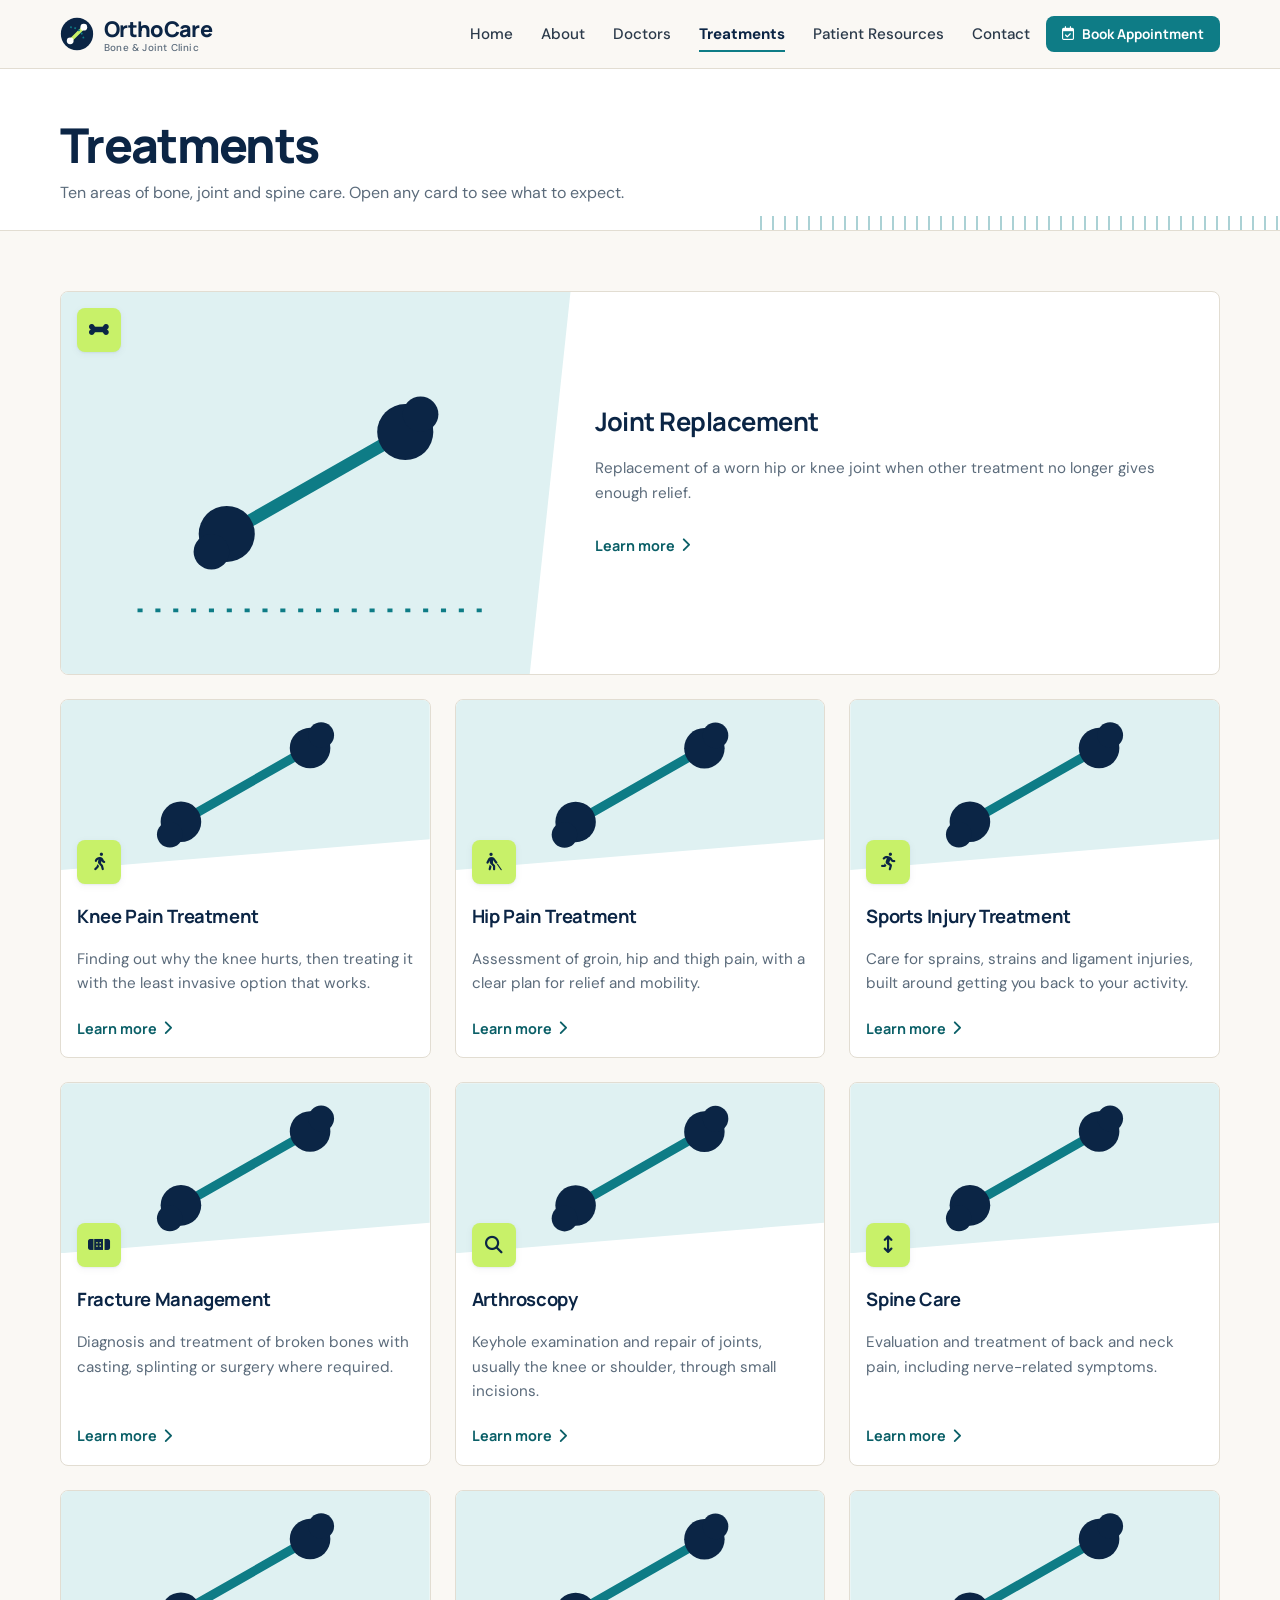
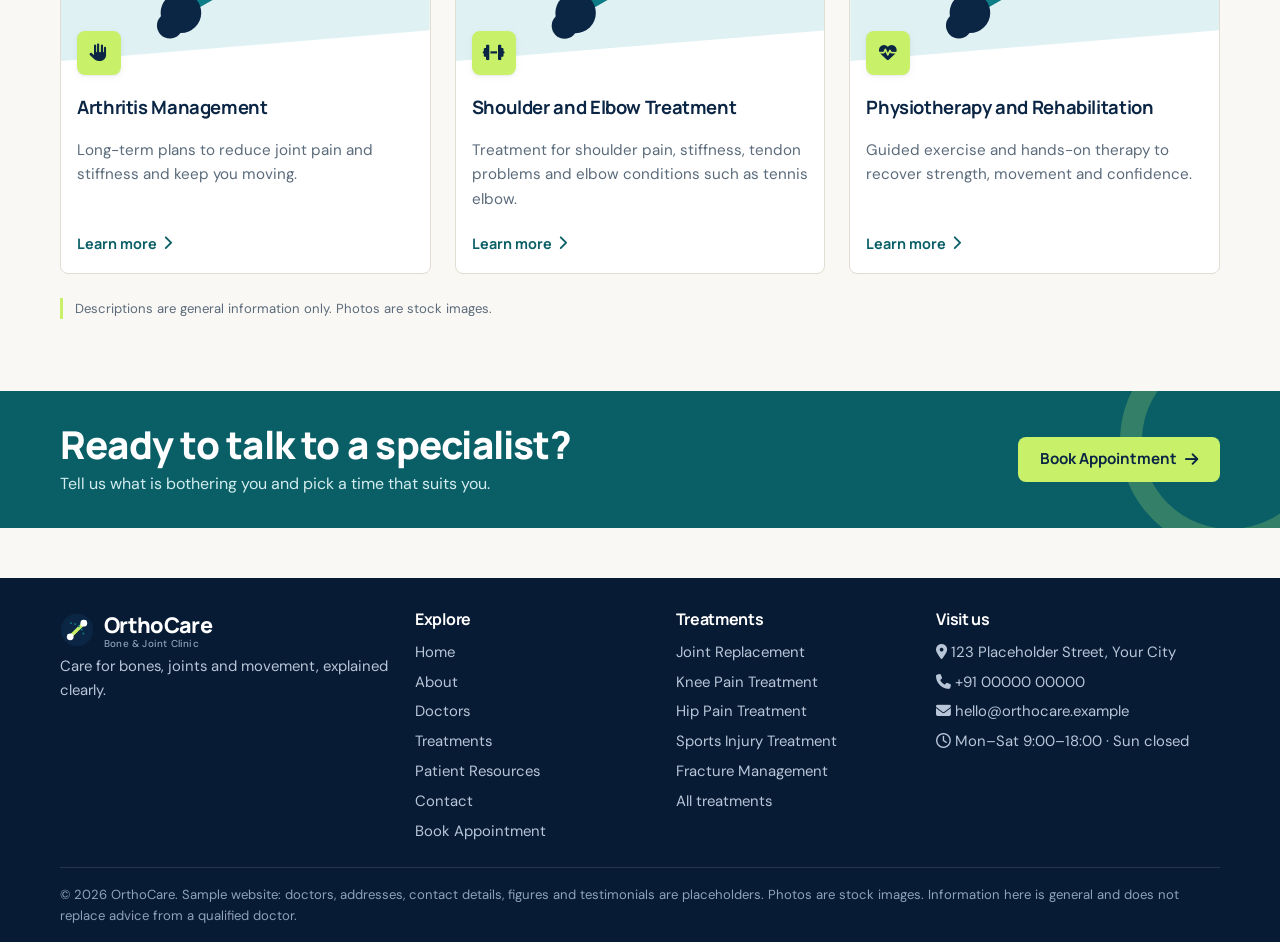
<file: treatments.html>
<!DOCTYPE html>
<html lang="en">
<head>
  <meta charset="UTF-8">
  <meta name="viewport" content="width=device-width, initial-scale=1">
  <title>Treatments — OrthoCare Bone &amp; Joint Clinic</title>
  <meta name="description" content="Joint replacement, knee and hip pain, sports injury, fracture, arthroscopy, spine, arthritis, shoulder and elbow care and rehabilitation.">
  <link rel="icon" type="image/svg+xml" href="assets/images/logo.svg">
  <link rel="preconnect" href="https://fonts.googleapis.com">
  <link rel="preconnect" href="https://fonts.gstatic.com" crossorigin>
  <link href="https://fonts.googleapis.com/css2?family=DM+Sans:ital,wght@0,400;0,500;0,700;1,400&family=Manrope:wght@500;700;800&display=swap" rel="stylesheet">
  <link rel="stylesheet" href="https://cdnjs.cloudflare.com/ajax/libs/font-awesome/6.5.2/css/all.min.css" crossorigin="anonymous" referrerpolicy="no-referrer">
  <link rel="stylesheet" href="assets/css/styles.css">
</head>
<body>
<a class="skip-link" href="#main">Skip to content</a>
<header class="site-header">
  <div class="container">
    <a class="logo" href="index.html" aria-label="OrthoCare home"><svg viewBox="0 0 40 40" aria-hidden="true"><circle cx="20" cy="20" r="19" fill="#0b2545"/><path d="M12 28 L28 12" stroke="#c8f169" stroke-width="4" stroke-linecap="round"/><circle cx="12" cy="28" r="4" fill="#fff"/><circle cx="28" cy="12" r="4" fill="#fff"/><path d="M12 12 A16 16 0 0 1 28 28" fill="none" stroke="#0e7c86" stroke-width="2" stroke-dasharray="2 3"/></svg><span>OrthoCare<small>Bone &amp; Joint Clinic</small></span></a>
    <button class="nav-toggle" id="nav-toggle" aria-expanded="false" aria-controls="site-nav" aria-label="Open menu"><i class="fa-solid fa-bars" aria-hidden="true"></i></button>
    <nav class="site-nav" id="site-nav" aria-label="Main">
      <ul class="nav-list"><li><a class="nav-link" href="index.html">Home</a></li><li><a class="nav-link" href="about.html">About</a></li><li><a class="nav-link" href="doctors.html">Doctors</a></li><li><a class="nav-link" href="treatments.html" aria-current="page">Treatments</a></li><li><a class="nav-link" href="patient-resources.html">Patient Resources</a></li><li><a class="nav-link" href="contact.html">Contact</a></li><li class="nav-cta"><a class="btn btn--primary btn--sm" href="appointment.html"><i class="fa-regular fa-calendar-check" aria-hidden="true"></i> Book Appointment</a></li></ul>
    </nav>
  </div>
</header>
<main id="main">
<section class="page-title"><div class="container"><h1>Treatments</h1><p>Ten areas of bone, joint and spine care. Open any card to see what to expect.</p></div></section>

<section class="section"><div class="container"><div class="treat-grid"><article class="treat-card card-hover treat-card--feature" id="joint-replacement" data-reveal>
  <div class="media-clip"><img onerror="this.onerror=null;this.src='assets/images/placeholder.svg';" src="https://images.unsplash.com/photo-1584982751601-97dcc096659c?auto=format&fit=crop&w=1000&q=70" alt="Joint Replacement (stock photo placeholder)" loading="lazy"></div>
  <span class="tab"><i class="fa-solid fa-bone" aria-hidden="true"></i></span>
  <div class="body"><h3>Joint Replacement</h3><p>Replacement of a worn hip or knee joint when other treatment no longer gives enough relief.</p>
    <details><summary>Learn more <i class="fa-solid fa-chevron-right" aria-hidden="true"></i></summary>
      <div class="more"><strong>What to expect</strong><ul><li>Examination and X-ray review first</li><li>Surgery is discussed only if it suits you</li><li>A rehabilitation plan is agreed before the operation</li></ul><p>Whether a treatment suits you is decided after an examination by a doctor.</p><a class="btn btn--primary btn--sm" href="appointment.html?treatment=joint-replacement">Book for this <i class="fa-solid fa-arrow-right" aria-hidden="true"></i></a></div>
    </details>
  </div></article><article class="treat-card card-hover" id="knee-pain" data-reveal>
  <div class="media-clip"><img onerror="this.onerror=null;this.src='assets/images/placeholder.svg';" src="https://images.unsplash.com/photo-1579684385127-1ef15d508118?auto=format&fit=crop&w=900&q=70" alt="Knee Pain Treatment (stock photo placeholder)" loading="lazy"></div>
  <span class="tab"><i class="fa-solid fa-person-walking" aria-hidden="true"></i></span>
  <div class="body"><h3>Knee Pain Treatment</h3><p>Finding out why the knee hurts, then treating it with the least invasive option that works.</p>
    <details><summary>Learn more <i class="fa-solid fa-chevron-right" aria-hidden="true"></i></summary>
      <div class="more"><strong>What to expect</strong><ul><li>Movement and strength assessment</li><li>Imaging only when it will change the plan</li><li>Exercise, medication or procedures as needed</li></ul><p>Whether a treatment suits you is decided after an examination by a doctor.</p><a class="btn btn--primary btn--sm" href="appointment.html?treatment=knee-pain">Book for this <i class="fa-solid fa-arrow-right" aria-hidden="true"></i></a></div>
    </details>
  </div></article><article class="treat-card card-hover" id="hip-pain" data-reveal>
  <div class="media-clip"><img onerror="this.onerror=null;this.src='assets/images/placeholder.svg';" src="https://images.unsplash.com/photo-1579684385127-1ef15d508118?auto=format&fit=crop&w=900&q=70" alt="Hip Pain Treatment (stock photo placeholder)" loading="lazy"></div>
  <span class="tab"><i class="fa-solid fa-person-walking-with-cane" aria-hidden="true"></i></span>
  <div class="body"><h3>Hip Pain Treatment</h3><p>Assessment of groin, hip and thigh pain, with a clear plan for relief and mobility.</p>
    <details><summary>Learn more <i class="fa-solid fa-chevron-right" aria-hidden="true"></i></summary>
      <div class="more"><strong>What to expect</strong><ul><li>Joint and back are both checked</li><li>X-ray or scan when advised</li><li>Guided exercise and pain control</li></ul><p>Whether a treatment suits you is decided after an examination by a doctor.</p><a class="btn btn--primary btn--sm" href="appointment.html?treatment=hip-pain">Book for this <i class="fa-solid fa-arrow-right" aria-hidden="true"></i></a></div>
    </details>
  </div></article><article class="treat-card card-hover" id="sports-injury" data-reveal>
  <div class="media-clip"><img onerror="this.onerror=null;this.src='assets/images/placeholder.svg';" src="https://images.unsplash.com/photo-1584982751601-97dcc096659c?auto=format&fit=crop&w=900&q=70" alt="Sports Injury Treatment (stock photo placeholder)" loading="lazy"></div>
  <span class="tab"><i class="fa-solid fa-person-running" aria-hidden="true"></i></span>
  <div class="body"><h3>Sports Injury Treatment</h3><p>Care for sprains, strains and ligament injuries, built around getting you back to your activity.</p>
    <details><summary>Learn more <i class="fa-solid fa-chevron-right" aria-hidden="true"></i></summary>
      <div class="more"><strong>What to expect</strong><ul><li>Early assessment of the injury</li><li>Bracing, strapping or rehab as needed</li><li>Staged return to training</li></ul><p>Whether a treatment suits you is decided after an examination by a doctor.</p><a class="btn btn--primary btn--sm" href="appointment.html?treatment=sports-injury">Book for this <i class="fa-solid fa-arrow-right" aria-hidden="true"></i></a></div>
    </details>
  </div></article><article class="treat-card card-hover" id="fracture-management" data-reveal>
  <div class="media-clip"><img onerror="this.onerror=null;this.src='assets/images/placeholder.svg';" src="https://images.unsplash.com/photo-1559757175-0eb30cd8c063?auto=format&fit=crop&w=900&q=70" alt="Fracture Management (stock photo placeholder)" loading="lazy"></div>
  <span class="tab"><i class="fa-solid fa-bandage" aria-hidden="true"></i></span>
  <div class="body"><h3>Fracture Management</h3><p>Diagnosis and treatment of broken bones with casting, splinting or surgery where required.</p>
    <details><summary>Learn more <i class="fa-solid fa-chevron-right" aria-hidden="true"></i></summary>
      <div class="more"><strong>What to expect</strong><ul><li>X-ray to confirm the break</li><li>Cast or splint, or surgery if needed</li><li>Follow-up visits until healing is confirmed</li></ul><p>Whether a treatment suits you is decided after an examination by a doctor.</p><a class="btn btn--primary btn--sm" href="appointment.html?treatment=fracture-management">Book for this <i class="fa-solid fa-arrow-right" aria-hidden="true"></i></a></div>
    </details>
  </div></article><article class="treat-card card-hover" id="arthroscopy" data-reveal>
  <div class="media-clip"><img onerror="this.onerror=null;this.src='assets/images/placeholder.svg';" src="https://images.unsplash.com/photo-1576091160550-2173dba999ef?auto=format&fit=crop&w=900&q=70" alt="Arthroscopy (stock photo placeholder)" loading="lazy"></div>
  <span class="tab"><i class="fa-solid fa-magnifying-glass" aria-hidden="true"></i></span>
  <div class="body"><h3>Arthroscopy</h3><p>Keyhole examination and repair of joints, usually the knee or shoulder, through small incisions.</p>
    <details><summary>Learn more <i class="fa-solid fa-chevron-right" aria-hidden="true"></i></summary>
      <div class="more"><strong>What to expect</strong><ul><li>Used for suitable joint problems only</li><li>Smaller incisions than open surgery</li><li>Rehabilitation starts soon after</li></ul><p>Whether a treatment suits you is decided after an examination by a doctor.</p><a class="btn btn--primary btn--sm" href="appointment.html?treatment=arthroscopy">Book for this <i class="fa-solid fa-arrow-right" aria-hidden="true"></i></a></div>
    </details>
  </div></article><article class="treat-card card-hover" id="spine-care" data-reveal>
  <div class="media-clip"><img onerror="this.onerror=null;this.src='assets/images/placeholder.svg';" src="https://images.unsplash.com/photo-1576091160399-112ba8d25d1d?auto=format&fit=crop&w=900&q=70" alt="Spine Care (stock photo placeholder)" loading="lazy"></div>
  <span class="tab"><i class="fa-solid fa-arrows-up-down" aria-hidden="true"></i></span>
  <div class="body"><h3>Spine Care</h3><p>Evaluation and treatment of back and neck pain, including nerve-related symptoms.</p>
    <details><summary>Learn more <i class="fa-solid fa-chevron-right" aria-hidden="true"></i></summary>
      <div class="more"><strong>What to expect</strong><ul><li>Posture and nerve examination</li><li>Most back pain is treated without surgery</li><li>Referral to a spine specialist when needed</li></ul><p>Whether a treatment suits you is decided after an examination by a doctor.</p><a class="btn btn--primary btn--sm" href="appointment.html?treatment=spine-care">Book for this <i class="fa-solid fa-arrow-right" aria-hidden="true"></i></a></div>
    </details>
  </div></article><article class="treat-card card-hover" id="arthritis-management" data-reveal>
  <div class="media-clip"><img onerror="this.onerror=null;this.src='assets/images/placeholder.svg';" src="https://images.unsplash.com/photo-1559839734-2b71ea197ec2?auto=format&fit=crop&w=900&q=70" alt="Arthritis Management (stock photo placeholder)" loading="lazy"></div>
  <span class="tab"><i class="fa-solid fa-hand" aria-hidden="true"></i></span>
  <div class="body"><h3>Arthritis Management</h3><p>Long-term plans to reduce joint pain and stiffness and keep you moving.</p>
    <details><summary>Learn more <i class="fa-solid fa-chevron-right" aria-hidden="true"></i></summary>
      <div class="more"><strong>What to expect</strong><ul><li>Diagnosis of the type of arthritis</li><li>Medication, exercise and lifestyle advice</li><li>Regular reviews of how you are doing</li></ul><p>Whether a treatment suits you is decided after an examination by a doctor.</p><a class="btn btn--primary btn--sm" href="appointment.html?treatment=arthritis-management">Book for this <i class="fa-solid fa-arrow-right" aria-hidden="true"></i></a></div>
    </details>
  </div></article><article class="treat-card card-hover" id="shoulder-elbow" data-reveal>
  <div class="media-clip"><img onerror="this.onerror=null;this.src='assets/images/placeholder.svg';" src="https://images.unsplash.com/photo-1584982751601-97dcc096659c?auto=format&fit=crop&w=900&q=70" alt="Shoulder and Elbow Treatment (stock photo placeholder)" loading="lazy"></div>
  <span class="tab"><i class="fa-solid fa-dumbbell" aria-hidden="true"></i></span>
  <div class="body"><h3>Shoulder and Elbow Treatment</h3><p>Treatment for shoulder pain, stiffness, tendon problems and elbow conditions such as tennis elbow.</p>
    <details><summary>Learn more <i class="fa-solid fa-chevron-right" aria-hidden="true"></i></summary>
      <div class="more"><strong>What to expect</strong><ul><li>Range-of-motion and strength tests</li><li>Injections or physiotherapy where suitable</li><li>Surgery only for selected cases</li></ul><p>Whether a treatment suits you is decided after an examination by a doctor.</p><a class="btn btn--primary btn--sm" href="appointment.html?treatment=shoulder-elbow">Book for this <i class="fa-solid fa-arrow-right" aria-hidden="true"></i></a></div>
    </details>
  </div></article><article class="treat-card card-hover" id="physiotherapy" data-reveal>
  <div class="media-clip"><img onerror="this.onerror=null;this.src='assets/images/placeholder.svg';" src="https://images.unsplash.com/photo-1579684385127-1ef15d508118?auto=format&fit=crop&w=900&q=70" alt="Physiotherapy and Rehabilitation (stock photo placeholder)" loading="lazy"></div>
  <span class="tab"><i class="fa-solid fa-heart-pulse" aria-hidden="true"></i></span>
  <div class="body"><h3>Physiotherapy and Rehabilitation</h3><p>Guided exercise and hands-on therapy to recover strength, movement and confidence.</p>
    <details><summary>Learn more <i class="fa-solid fa-chevron-right" aria-hidden="true"></i></summary>
      <div class="more"><strong>What to expect</strong><ul><li>A plan written for your goals</li><li>Supervised sessions with home exercises</li><li>Progress checked at every visit</li></ul><p>Whether a treatment suits you is decided after an examination by a doctor.</p><a class="btn btn--primary btn--sm" href="appointment.html?treatment=physiotherapy">Book for this <i class="fa-solid fa-arrow-right" aria-hidden="true"></i></a></div>
    </details>
  </div></article></div>
<p class="sample-note">Descriptions are general information only. Photos are stock images.</p></div></section>
<section class="cta-band"><div class="container"><div><h2>Ready to talk to a specialist?</h2><p>Tell us what is bothering you and pick a time that suits you.</p></div><a class="btn btn--lime" href="appointment.html">Book Appointment <i class="fa-solid fa-arrow-right" aria-hidden="true"></i></a></div></section>
</main>
<footer class="site-footer">
  <div class="container footer-grid">
    <div>
      <a class="logo" href="index.html" aria-label="OrthoCare home"><svg viewBox="0 0 40 40" aria-hidden="true"><circle cx="20" cy="20" r="19" fill="#0b2545"/><path d="M12 28 L28 12" stroke="#c8f169" stroke-width="4" stroke-linecap="round"/><circle cx="12" cy="28" r="4" fill="#fff"/><circle cx="28" cy="12" r="4" fill="#fff"/><path d="M12 12 A16 16 0 0 1 28 28" fill="none" stroke="#0e7c86" stroke-width="2" stroke-dasharray="2 3"/></svg><span>OrthoCare<small>Bone &amp; Joint Clinic</small></span></a>
      <p>Care for bones, joints and movement, explained clearly.</p>
    </div>
    <div><h3>Explore</h3><ul><li><a href="index.html">Home</a></li><li><a href="about.html">About</a></li><li><a href="doctors.html">Doctors</a></li><li><a href="treatments.html">Treatments</a></li><li><a href="patient-resources.html">Patient Resources</a></li><li><a href="contact.html">Contact</a></li><li><a href="appointment.html">Book Appointment</a></li></ul></div>
    <div><h3>Treatments</h3><ul><li><a href="treatments.html#joint-replacement">Joint Replacement</a></li><li><a href="treatments.html#knee-pain">Knee Pain Treatment</a></li><li><a href="treatments.html#hip-pain">Hip Pain Treatment</a></li><li><a href="treatments.html#sports-injury">Sports Injury Treatment</a></li><li><a href="treatments.html#fracture-management">Fracture Management</a></li><li><a href="treatments.html">All treatments</a></li></ul></div>
    <div><h3>Visit us</h3>
      <ul>
        <li><i class="fa-solid fa-location-dot" aria-hidden="true"></i> 123 Placeholder Street, Your City</li>
        <li><i class="fa-solid fa-phone" aria-hidden="true"></i> <a href="tel:+910000000000">+91 00000 00000</a></li>
        <li><i class="fa-solid fa-envelope" aria-hidden="true"></i> <a href="mailto:hello@orthocare.example">hello@orthocare.example</a></li>
        <li><i class="fa-regular fa-clock" aria-hidden="true"></i> Mon–Sat 9:00–18:00 · Sun closed</li>
      </ul>
    </div>
  </div>
  <div class="container footer-bottom"><p>&copy; <span data-year>2026</span> OrthoCare. Sample website: doctors, addresses, contact details, figures and testimonials are placeholders. Photos are stock images. Information here is general and does not replace advice from a qualified doctor.</p></div>
</footer>
<button class="icon-btn to-top" id="to-top" aria-label="Back to top"><i class="fa-solid fa-arrow-up" aria-hidden="true"></i></button>
<div class="toast-region" id="toast-region" role="status" aria-live="polite"></div>
<script src="assets/js/app.js"></script>
</body>
</html>
</file>
<file: assets/css/styles.css>
/* ==========================================================================
   OrthoCare — Bone & Joint Clinic
   One external stylesheet for every page. No inline styles, no <style> blocks.
   Sections: 1 Tokens · 2 Base · 3 Layout · 4 Buttons · 5 Header · 6 Hero
   7 Cards (each family has its own look) · 8 Stats · 9 Quotes · 10 FAQ
   11 Forms · 12 Doctors toolbar/dialog · 13 Footer · 14 Toast · 15 Motion
   ========================================================================== */

/* 1. Tokens ---------------------------------------------------------------- */
:root {
  --navy: #0b2545;
  --navy-2: #13315c;
  --ink: #2b3a4a;
  --muted: #5b6b7b;
  --teal: #0e7c86;
  --teal-dark: #0a5f67;
  --teal-soft: #dff1f2;
  --mint: #c9f2d9;
  --lime: #c8f169;
  --paper: #faf8f4;
  --sand: #f2eee6;
  --white: #ffffff;
  --line: #e2ddd2;
  --danger: #b3261e;
  --danger-soft: #fdeceb;
  --ok: #1b7a4b;

  --font-head: "Manrope", system-ui, sans-serif;
  --font-body: "DM Sans", system-ui, sans-serif;

  --s-1: 4px; --s-2: 8px; --s-3: 12px; --s-4: 16px; --s-5: 24px; --s-6: 32px; --s-7: 48px;
  --section-y: clamp(36px, 5vw, 60px);

  --r-sm: 4px; --r-md: 8px; --r-lg: 14px;
  --shadow-1: 0 1px 2px rgba(11, 37, 69, .06), 0 2px 8px rgba(11, 37, 69, .05);
  --shadow-2: 0 10px 28px rgba(11, 37, 69, .14);
  --ease: cubic-bezier(.2, .7, .2, 1);
  --header-h: 68px;
}

/* 2. Base ------------------------------------------------------------------ */
*, *::before, *::after { box-sizing: border-box; }
html { scroll-behavior: smooth; scroll-padding-top: calc(var(--header-h) + 12px); -webkit-text-size-adjust: 100%; }
body { margin: 0; background: var(--paper); color: var(--ink); font: 400 1rem/1.6 var(--font-body); }
img, svg { display: block; max-width: 100%; }
img { height: auto; }
a { color: var(--teal-dark); text-underline-offset: 3px; }
h1, h2, h3, h4 { font-family: var(--font-head); color: var(--navy); line-height: 1.15; letter-spacing: -.02em; margin: 0 0 var(--s-3); }
h1 { font-size: clamp(2.3rem, 5.6vw, 4rem); font-weight: 800; letter-spacing: -.035em; }
h2 { font-size: clamp(1.6rem, 3.2vw, 2.4rem); font-weight: 800; }
h3 { font-size: 1.15rem; font-weight: 700; }
h4 { font-size: 1rem; font-weight: 700; }
p { margin: 0 0 var(--s-3); max-width: 68ch; }
ul, ol { margin: 0; padding: 0; list-style: none; }
button, input, select, textarea { font: inherit; color: inherit; }
:focus-visible { outline: 3px solid var(--teal); outline-offset: 2px; border-radius: 2px; }
.skip-link { position: absolute; left: var(--s-4); top: -60px; background: var(--navy); color: #fff; padding: var(--s-2) var(--s-4); z-index: 200; border-radius: var(--r-sm); transition: top .2s; }
.skip-link:focus { top: var(--s-2); }
.visually-hidden { position: absolute !important; width: 1px; height: 1px; overflow: hidden; clip: rect(0 0 0 0); white-space: nowrap; }
.lead { font-size: 1.1rem; color: var(--ink); }
.muted { color: var(--muted); }
.sample-note { font-size: .82rem; color: var(--muted); border-left: 3px solid var(--lime); padding-left: var(--s-3); max-width: 70ch; }

/* 3. Layout ---------------------------------------------------------------- */
.container { width: min(1160px, 100% - 2 * var(--s-5)); margin-inline: auto; }
.section { padding-block: var(--section-y); }
.section--sand { background: var(--sand); }
.section--tight { padding-block: calc(var(--section-y) * .7); }
.section-head { display: flex; justify-content: space-between; align-items: end; gap: var(--s-5); flex-wrap: wrap; margin-bottom: var(--s-5); }
.section-head h2 { margin: 0; }
.section-head p { margin: var(--s-2) 0 0; color: var(--muted); }
.split { display: grid; grid-template-columns: 1fr 1fr; gap: clamp(24px, 4vw, 56px); align-items: center; }
.split--wide-left { grid-template-columns: 1.15fr .85fr; }
.stack > * + * { margin-top: var(--s-4); }
.page-title { padding-block: clamp(28px, 4vw, 48px) var(--s-5); border-bottom: 1px solid var(--line); background: var(--white); position: relative; overflow: hidden; }
.page-title h1 { font-size: clamp(2rem, 4.4vw, 3rem); margin-bottom: var(--s-2); }
.page-title p { color: var(--muted); margin: 0; }
.page-title::after { content: ""; position: absolute; right: 0; bottom: 0; width: min(46%, 520px); height: 14px; background: repeating-linear-gradient(90deg, var(--teal) 0 2px, transparent 2px 12px); opacity: .35; }

/* 4. Buttons — every button lifts, shifts colour and presses on :active ----- */
.btn { display: inline-flex; align-items: center; justify-content: center; gap: var(--s-2); padding: 11px 20px; border-radius: var(--r-md); border: 2px solid transparent; font: 700 .95rem var(--font-head); text-decoration: none; cursor: pointer; line-height: 1.2;
  transition: transform .2s var(--ease), box-shadow .2s var(--ease), background-color .2s, color .2s, border-color .2s; }
.btn i { transition: transform .2s var(--ease); }
.btn:hover { transform: translateY(-2px); box-shadow: var(--shadow-2); }
.btn:hover i { transform: translateX(3px); }
.btn:active { transform: translateY(0); box-shadow: none; }
.btn[disabled] { opacity: .6; cursor: not-allowed; transform: none; box-shadow: none; }
.btn--primary { background: var(--teal); color: #fff; }
.btn--primary:hover { background: var(--teal-dark); }
.btn--dark { background: var(--navy); color: #fff; }
.btn--dark:hover { background: var(--navy-2); }
.btn--ghost { background: transparent; color: var(--navy); border-color: var(--navy); }
.btn--ghost:hover { background: var(--navy); color: #fff; }
.btn--lime { background: var(--lime); color: var(--navy); }
.btn--lime:hover { background: #d8f78e; }
.btn--sm { padding: 8px 14px; font-size: .85rem; }
.btn-row { display: flex; flex-wrap: wrap; gap: var(--s-3); }
.link-more { display: inline-flex; align-items: center; gap: 6px; font: 700 .9rem var(--font-head); color: var(--teal-dark); text-decoration: none; background: none; border: 0; padding: 4px 0; cursor: pointer; border-bottom: 2px solid transparent; transition: color .2s, border-color .2s, gap .2s; }
.link-more:hover { color: var(--navy); border-color: var(--lime); gap: 10px; }

/* 5. Header ---------------------------------------------------------------- */
.site-header { position: sticky; top: 0; z-index: 100; background: rgba(250, 248, 244, .94); backdrop-filter: blur(8px); border-bottom: 1px solid var(--line); }
.site-header .container { display: flex; align-items: center; justify-content: space-between; height: var(--header-h); gap: var(--s-4); }
.logo { display: inline-flex; align-items: center; gap: 10px; text-decoration: none; font: 800 1.35rem var(--font-head); color: var(--navy); letter-spacing: -.03em; }
.logo svg { width: 34px; height: 34px; transition: transform .5s var(--ease); }
.logo:hover svg { transform: rotate(90deg); }
.logo small { display: block; font: 500 .62rem var(--font-body); letter-spacing: .02em; color: var(--muted); margin-top: -2px; }
.nav-list { display: flex; align-items: center; gap: var(--s-1); }
.nav-link { position: relative; display: block; padding: 8px 12px; color: var(--ink); text-decoration: none; font-weight: 500; font-size: .95rem; border-radius: var(--r-sm); transition: color .2s, background-color .2s, transform .2s var(--ease); }
.nav-link::after { content: ""; position: absolute; left: 12px; right: 12px; bottom: 2px; height: 2px; background: var(--teal); transform: scaleX(0); transform-origin: left; transition: transform .25s var(--ease); }
.nav-link:hover { color: var(--navy); background: var(--teal-soft); transform: translateY(-1px); }
.nav-link:hover::after, .nav-link[aria-current="page"]::after { transform: scaleX(1); }
.nav-link[aria-current="page"] { color: var(--navy); font-weight: 700; }
.nav-toggle { display: none; width: 44px; height: 44px; border: 1px solid var(--line); background: var(--white); border-radius: var(--r-md); cursor: pointer; font-size: 1.1rem; color: var(--navy); transition: background-color .2s, transform .2s var(--ease); }
.nav-toggle:hover { background: var(--teal-soft); transform: translateY(-1px); }

/* 6. Hero ------------------------------------------------------------------ */
.hero { padding-block: clamp(28px, 4vw, 52px) var(--section-y); position: relative; overflow: hidden; }
.hero .container { display: grid; grid-template-columns: 1.05fr .95fr; gap: clamp(24px, 4vw, 56px); align-items: center; }
.hero h1 { margin-bottom: var(--s-4); }
.hero .lead { max-width: 52ch; margin-bottom: var(--s-5); }
.hero-mark { display: inline-flex; align-items: center; gap: 8px; background: var(--mint); color: var(--navy); font: 700 .82rem var(--font-head); padding: 6px 12px; border-radius: 99px; margin-bottom: var(--s-4); }
.hero-media { position: relative; padding-left: 28px; }
.hero-media img { width: 100%; aspect-ratio: 4 / 4.4; object-fit: cover; border-radius: 6px 90px 6px 6px; box-shadow: var(--shadow-2); }
.ruler { position: absolute; left: 0; top: 8%; bottom: 8%; width: 18px; background: repeating-linear-gradient(180deg, var(--navy) 0 2px, transparent 2px 10px); opacity: .5; }
.ruler::before { content: ""; position: absolute; left: 0; top: 0; bottom: 0; width: 18px; background: repeating-linear-gradient(180deg, var(--navy) 0 2px, transparent 2px 50px); }
.hero-arc { position: absolute; right: -18px; bottom: -22px; width: 150px; height: 150px; color: var(--teal); }
.hero-badge { position: absolute; left: 0; bottom: 26px; background: var(--white); border: 1px solid var(--line); border-left: 5px solid var(--lime); padding: 12px 16px; border-radius: var(--r-md); box-shadow: var(--shadow-1); font-size: .85rem; max-width: 220px; transition: transform .25s var(--ease), box-shadow .25s; }
.hero-badge:hover { transform: translateY(-4px); box-shadow: var(--shadow-2); }
.hero-badge strong { display: block; font: 800 .95rem var(--font-head); color: var(--navy); }

/* 7. Cards — each family looks different ----------------------------------- */
.card-hover { transition: transform .25s var(--ease), box-shadow .25s var(--ease), border-color .25s, background-color .25s; }
.card-hover:hover { transform: translateY(-6px); box-shadow: var(--shadow-2); }
.card-hover img { transition: transform .5s var(--ease); }
.card-hover:hover img { transform: scale(1.05); }
.media-clip { overflow: hidden; }

/* 7a Featured service mosaic: one tall photo card + slim horizontal rows */
.mosaic { display: grid; grid-template-columns: 1.1fr 1fr; gap: var(--s-4); }
.mosaic-feature { position: relative; grid-row: span 4; min-height: 420px; border-radius: var(--r-lg) var(--r-lg) var(--r-lg) 60px; overflow: hidden; color: #fff; text-decoration: none; display: flex; align-items: flex-end; background: var(--navy); }
.mosaic-feature img { position: absolute; inset: 0; width: 100%; height: 100%; object-fit: cover; opacity: .8; }
.mosaic-feature .body { position: relative; padding: var(--s-5); background: linear-gradient(0deg, rgba(11, 37, 69, .92), rgba(11, 37, 69, 0)); width: 100%; }
.mosaic-feature h3 { color: #fff; font-size: 1.6rem; }
.mosaic-feature p { color: #dbe6f2; }
.mosaic-feature .link-more { color: var(--lime); }
.mosaic-feature:hover .link-more { gap: 10px; border-color: var(--lime); }
.mosaic-row { display: grid; grid-template-columns: 96px 1fr auto; gap: var(--s-4); align-items: center; background: var(--white); border: 1px solid var(--line); border-radius: var(--r-md); padding: var(--s-3); text-decoration: none; color: inherit; }
.mosaic-row:hover { border-color: var(--teal); background: var(--teal-soft); }
.mosaic-row .media-clip { border-radius: var(--r-sm); height: 76px; }
.mosaic-row img { width: 100%; height: 100%; object-fit: cover; }
.mosaic-row h3 { margin: 0 0 2px; font-size: 1.02rem; }
.mosaic-row p { margin: 0; font-size: .88rem; color: var(--muted); }
.mosaic-row .fa-arrow-right { color: var(--teal); transition: transform .2s var(--ease); }
.mosaic-row:hover .fa-arrow-right { transform: translateX(5px); }

/* 7b Treatment cards (treatments page): photo on a slanted edge, icon tab */
.treat-grid { display: grid; grid-template-columns: repeat(auto-fill, minmax(300px, 1fr)); gap: var(--s-5); }
.treat-card { background: var(--white); border: 1px solid var(--line); border-radius: var(--r-md); display: flex; flex-direction: column; position: relative; overflow: hidden; }
.treat-card:hover { border-color: var(--teal); }
.treat-card .media-clip { height: 170px; clip-path: polygon(0 0, 100% 0, 100% 82%, 0 100%); }
.treat-card img { width: 100%; height: 100%; object-fit: cover; }
.treat-card .tab { position: absolute; top: 140px; left: var(--s-4); width: 44px; height: 44px; border-radius: var(--r-md); background: var(--lime); color: var(--navy); display: grid; place-items: center; font-size: 1.1rem; box-shadow: var(--shadow-1); transition: transform .3s var(--ease), background-color .3s; }
.treat-card:hover .tab { transform: rotate(-8deg) scale(1.08); background: var(--mint); }
.treat-card .body { padding: var(--s-5) var(--s-4) var(--s-4); display: flex; flex-direction: column; gap: var(--s-2); flex: 1; }
.treat-card h3 { margin-top: var(--s-3); }
.treat-card p { margin: 0; color: var(--muted); font-size: .95rem; }
.treat-card details { margin-top: auto; padding-top: var(--s-3); }
.treat-card summary { list-style: none; cursor: pointer; display: inline-flex; align-items: center; gap: 6px; font: 700 .9rem var(--font-head); color: var(--teal-dark); transition: color .2s, gap .2s; }
.treat-card summary::-webkit-details-marker { display: none; }
.treat-card summary:hover { color: var(--navy); gap: 10px; }
.treat-card summary i { transition: transform .25s var(--ease); }
.treat-card details[open] summary i { transform: rotate(90deg); }
.treat-card .more { margin-top: var(--s-3); padding: var(--s-3); background: var(--sand); border-radius: var(--r-sm); font-size: .9rem; animation: reveal-down .3s var(--ease); }
.treat-card .more ul { list-style: disc; padding-left: 1.1rem; margin: var(--s-2) 0 var(--s-3); }
.treat-card--feature { grid-column: 1 / -1; flex-direction: row; }
.treat-card--feature .media-clip { width: 44%; height: auto; min-height: 280px; clip-path: polygon(0 0, 100% 0, 92% 100%, 0 100%); }
.treat-card--feature .tab { top: var(--s-4); left: var(--s-4); }
.treat-card--feature .body { padding: var(--s-5); justify-content: center; }
.treat-card--feature h3 { font-size: 1.6rem; margin-top: 0; }
.treat-card--feature details { margin-top: var(--s-2); }
.treat-grid + .sample-note { margin-top: var(--s-5); }

/* 7c Doctor cards: circular portrait over a navy cap */
.doc-grid { display: grid; grid-template-columns: repeat(auto-fill, minmax(260px, 1fr)); gap: var(--s-5); }
.doc-card { background: var(--white); border: 1px solid var(--line); border-radius: var(--r-lg); text-align: center; padding: 0 var(--s-4) var(--s-5); position: relative; overflow: hidden; }
.doc-card::before { content: ""; display: block; height: 70px; margin-inline: calc(-1 * var(--s-4)); background: var(--navy); }
.doc-card:hover::before { background: var(--teal-dark); }
.doc-card::before { transition: background-color .3s; }
.doc-card .portrait { width: 116px; height: 116px; border-radius: 50%; overflow: hidden; margin: -58px auto var(--s-3); border: 4px solid var(--white); background: var(--sand); box-shadow: var(--shadow-1); }
.doc-card .portrait img { width: 100%; height: 100%; object-fit: cover; }
.doc-card h3 { margin-bottom: 2px; }
.doc-card .role { color: var(--teal-dark); font-weight: 700; font-size: .9rem; margin-bottom: var(--s-2); }
.doc-card .meta { font-size: .86rem; color: var(--muted); margin-bottom: var(--s-3); }
.doc-card .tag { display: inline-block; background: var(--mint); color: var(--navy); font: 700 .72rem var(--font-head); padding: 3px 9px; border-radius: 99px; margin-bottom: var(--s-3); }
.doc-actions { display: flex; gap: var(--s-2); justify-content: center; flex-wrap: wrap; }

/* 7d Why-us: open list with a left rule (no boxes) */
.why-list { display: grid; grid-template-columns: 1fr 1fr; gap: var(--s-5) var(--s-6); }
.why-item { display: grid; grid-template-columns: 48px 1fr; gap: var(--s-3); padding-left: var(--s-4); border-left: 3px solid var(--line); transition: border-color .25s, transform .25s var(--ease), background-color .25s; padding-block: var(--s-2); }
.why-item:hover { border-color: var(--teal); transform: translateX(4px); background: linear-gradient(90deg, var(--teal-soft), transparent); }
.why-item .ico { width: 44px; height: 44px; border-radius: 50%; background: var(--teal-soft); color: var(--teal-dark); display: grid; place-items: center; transition: background-color .25s, color .25s, transform .3s var(--ease); }
.why-item:hover .ico { background: var(--teal); color: #fff; transform: rotate(-10deg); }
.why-item h3 { margin-bottom: 2px; }
.why-item p { margin: 0; color: var(--muted); font-size: .95rem; }

/* 7e Facility tiles: photo with caption bar that slides up */
.facility-grid { display: grid; grid-template-columns: repeat(3, 1fr); gap: var(--s-4); }
.facility { position: relative; border-radius: var(--r-md); overflow: hidden; aspect-ratio: 4 / 3; background: var(--navy); }
.facility img { width: 100%; height: 100%; object-fit: cover; }
.facility figcaption { position: absolute; inset: auto 0 0 0; padding: var(--s-4); background: linear-gradient(0deg, rgba(11, 37, 69, .92), rgba(11, 37, 69, 0)); color: #fff; font-size: .9rem; transform: translateY(44%); transition: transform .35s var(--ease); }
.facility figcaption strong { display: block; font: 800 1.05rem var(--font-head); margin-bottom: 4px; }
.facility:hover figcaption, .facility:focus-within figcaption { transform: none; }
.facility:hover img { transform: scale(1.06); }

/* 7f Principle strips (about page) */
.principles { display: grid; grid-template-columns: repeat(4, 1fr); gap: var(--s-4); }
.principle { padding: var(--s-4); background: var(--white); border-top: 4px solid var(--teal); border-radius: 0 0 var(--r-md) var(--r-md); box-shadow: var(--shadow-1); }
.principle:hover { border-top-color: var(--lime); }
.principle i { color: var(--teal); font-size: 1.3rem; margin-bottom: var(--s-2); transition: transform .3s var(--ease); }
.principle:hover i { transform: scale(1.2) rotate(-6deg); }
.principle p { font-size: .92rem; color: var(--muted); margin: 0; }

/* 7g Info tiles (resources / contact): left icon, dashed border */
.info-grid { display: grid; grid-template-columns: repeat(auto-fit, minmax(250px, 1fr)); gap: var(--s-4); }
.info-tile { background: var(--white); border: 1px dashed #b9b2a3; border-radius: var(--r-md); padding: var(--s-4); }
.info-tile:hover { border-style: solid; border-color: var(--teal); }
.info-tile h3 { display: flex; align-items: center; gap: var(--s-2); }
.info-tile h3 i { color: var(--teal); }
.info-tile ul { list-style: disc; padding-left: 1.1rem; font-size: .95rem; }
.info-tile li + li { margin-top: 4px; }

/* Numbered steps — a real sequence, so numbering is meaningful */
.steps { counter-reset: step; display: grid; gap: var(--s-3); }
.steps li { counter-increment: step; display: grid; grid-template-columns: 40px 1fr; gap: var(--s-3); align-items: start; padding: var(--s-3); background: var(--white); border: 1px solid var(--line); border-radius: var(--r-md); }
.steps li:hover { border-color: var(--teal); transform: translateX(4px); }
.steps li { transition: transform .25s var(--ease), border-color .25s; }
.steps li::before { content: counter(step); width: 36px; height: 36px; border-radius: 50%; background: var(--navy); color: #fff; display: grid; place-items: center; font: 800 .95rem var(--font-head); transition: background-color .25s; }
.steps li:hover::before { background: var(--teal); }
.steps strong { color: var(--navy); }

.checklist { display: grid; gap: var(--s-2); }
.checklist label { display: flex; align-items: center; gap: var(--s-3); padding: var(--s-3); background: var(--white); border: 1px solid var(--line); border-radius: var(--r-md); cursor: pointer; transition: border-color .2s, background-color .2s, transform .2s var(--ease); }
.checklist label:hover { border-color: var(--teal); background: var(--teal-soft); transform: translateX(3px); }
.checklist input { width: 20px; height: 20px; accent-color: var(--teal); }
.checklist input:checked + span { text-decoration: line-through; color: var(--muted); }

.notice { display: flex; gap: var(--s-3); background: var(--white); border: 1px solid var(--line); border-left: 5px solid var(--lime); padding: var(--s-4); border-radius: var(--r-md); font-size: .92rem; }
.notice i { color: var(--teal); margin-top: 3px; }
.notice p { margin: 0; }

/* 8. Stats: compact navy panel with ruler ticks ------------------------------ */
.stats { background: var(--navy); color: #fff; position: relative; overflow: hidden; }
.stats::before { content: ""; position: absolute; inset: 0 0 auto 0; height: 10px; background: repeating-linear-gradient(90deg, rgba(255, 255, 255, .35) 0 2px, transparent 2px 12px); }
.stats .container { display: grid; grid-template-columns: repeat(4, 1fr); padding-block: var(--s-6) var(--s-5); }
.stat { padding: var(--s-2) var(--s-4); border-left: 1px solid rgba(255, 255, 255, .18); transition: background-color .25s, transform .25s var(--ease); }
.stat:hover { background: rgba(255, 255, 255, .06); transform: translateY(-3px); }
.stat strong { display: block; font: 800 clamp(1.8rem, 3.4vw, 2.6rem) var(--font-head); color: var(--lime); letter-spacing: -.03em; line-height: 1.1; }
.stat span { font-size: .9rem; color: #cfdbe9; }
.stats .sample-note { color: #aebfd3; border-color: var(--lime); margin: 0 auto var(--s-4); width: min(1160px, 100% - 2 * var(--s-5)); }

/* 9. Testimonials: large quote, slider --------------------------------------- */
.quote-wrap { position: relative; background: var(--white); border: 1px solid var(--line); border-radius: var(--r-lg); padding: clamp(24px, 4vw, 44px); overflow: hidden; }
.quote-wrap::before { content: "\201C"; position: absolute; top: -16px; left: 20px; font: 800 9rem/1 var(--font-head); color: var(--mint); pointer-events: none; }
.quote-slide { display: none; position: relative; }
.quote-slide.is-active { display: block; animation: reveal-up .5s var(--ease); }
.quote-slide blockquote { margin: 0 0 var(--s-4); font: 600 clamp(1.15rem, 2.2vw, 1.55rem)/1.45 var(--font-head); color: var(--navy); letter-spacing: -.01em; max-width: 60ch; }
.quote-slide .who { display: flex; align-items: center; gap: var(--s-3); }
.quote-slide .avatar { width: 44px; height: 44px; border-radius: 50%; background: var(--navy); color: var(--lime); display: grid; place-items: center; font: 800 .95rem var(--font-head); }
.quote-slide cite { font-style: normal; font-weight: 700; color: var(--navy); display: block; }
.quote-slide .sub { font-size: .85rem; color: var(--muted); }
.quote-nav { display: flex; align-items: center; gap: var(--s-2); margin-top: var(--s-4); }
.icon-btn { width: 42px; height: 42px; border-radius: 50%; border: 1px solid var(--navy); background: transparent; color: var(--navy); cursor: pointer; transition: background-color .2s, color .2s, transform .2s var(--ease); }
.icon-btn:hover { background: var(--navy); color: #fff; transform: scale(1.08); }
.icon-btn:active { transform: scale(.96); }
.dots { display: flex; gap: 6px; margin-left: var(--s-2); }
.dot { width: 10px; height: 10px; border-radius: 50%; border: 0; background: var(--line); cursor: pointer; padding: 0; transition: background-color .2s, transform .2s, width .25s var(--ease); }
.dot:hover { transform: scale(1.3); background: var(--teal); }
.dot[aria-current="true"] { background: var(--teal); width: 26px; border-radius: 99px; }

/* 10. FAQ -------------------------------------------------------------------- */
.faq { display: grid; grid-template-columns: 1fr 1fr; gap: var(--s-2) var(--s-4); align-items: start; }
.faq-item { background: var(--white); border: 1px solid var(--line); border-radius: var(--r-md); transition: border-color .2s, box-shadow .2s, transform .2s var(--ease); }
.faq-item:hover { border-color: var(--teal); box-shadow: var(--shadow-1); transform: translateX(3px); }
.faq-q { width: 100%; display: flex; justify-content: space-between; align-items: center; gap: var(--s-3); text-align: left; background: none; border: 0; padding: var(--s-3) var(--s-4); cursor: pointer; font: 700 1rem var(--font-head); color: var(--navy); }
.faq-q i { transition: transform .3s var(--ease); color: var(--teal); }
.faq-q[aria-expanded="true"] i { transform: rotate(180deg); }
.faq-a { display: grid; grid-template-rows: 0fr; transition: grid-template-rows .3s var(--ease); }
.faq-a > div { overflow: hidden; }
.faq-a p { padding: 0 var(--s-4) var(--s-4); margin: 0; color: var(--muted); }
.faq-q[aria-expanded="true"] + .faq-a { grid-template-rows: 1fr; }

/* 11. Forms ------------------------------------------------------------------ */
.form-panel { background: var(--white); border: 1px solid var(--line); border-top: 6px solid var(--teal); border-radius: var(--r-md); padding: clamp(18px, 3vw, 32px); box-shadow: var(--shadow-1); }
.form-grid { display: grid; grid-template-columns: 1fr 1fr; gap: var(--s-4); }
.field { display: flex; flex-direction: column; gap: 6px; }
.field--full { grid-column: 1 / -1; }
.field label { font: 700 .88rem var(--font-head); color: var(--navy); }
.field .req { color: var(--danger); }
.field input, .field select, .field textarea { width: 100%; padding: 11px 12px; background: var(--paper); border: 1.5px solid #cfc9bc; border-radius: var(--r-md); transition: border-color .2s, box-shadow .2s, background-color .2s; }
.field input:hover, .field select:hover, .field textarea:hover { border-color: var(--teal); }
.field input:focus, .field select:focus, .field textarea:focus { outline: none; border-color: var(--teal); box-shadow: 0 0 0 4px var(--teal-soft); background: var(--white); }
.field textarea { min-height: 110px; resize: vertical; }
.field.has-error input, .field.has-error select, .field.has-error textarea { border-color: var(--danger); background: var(--danger-soft); }
.field-error { color: var(--danger); font-size: .82rem; min-height: 1.1em; margin: 0; }
.form-status { margin-top: var(--s-4); padding: var(--s-3) var(--s-4); border-radius: var(--r-md); font-size: .95rem; display: none; }
.form-status.is-shown { display: block; animation: reveal-up .35s var(--ease); }
.form-status--ok { background: #e5f6ec; border: 1px solid #a7dcbd; color: #124d31; }
.form-status--warn { background: #fff6dc; border: 1px solid #ecd48a; color: #5c4600; }
.form-status--err { background: var(--danger-soft); border: 1px solid #f0b6b2; color: #6d1510; }
.side-panel { background: var(--navy); color: #dbe6f2; border-radius: var(--r-md); padding: var(--s-5); }
.side-panel h2, .side-panel h3 { color: #fff; }
.side-panel li { display: flex; gap: var(--s-3); padding-block: var(--s-2); }
.side-panel li i { color: var(--lime); margin-top: 5px; }
.side-panel a { color: var(--lime); }
.form-layout { display: grid; grid-template-columns: 1.5fr 1fr; gap: var(--s-5); align-items: start; }

.hours { width: 100%; border-collapse: collapse; font-size: .95rem; }
.hours th, .hours td { padding: 8px 0; border-bottom: 1px dashed #b9b2a3; text-align: left; font-weight: 400; }
.hours td { text-align: right; font-weight: 700; color: var(--navy); }
.map-placeholder { min-height: 260px; border: 2px dashed var(--teal); border-radius: var(--r-md); background: repeating-linear-gradient(45deg, var(--teal-soft) 0 12px, #eef8f8 12px 24px); display: grid; place-items: center; text-align: center; padding: var(--s-5); color: var(--navy); }
.map-placeholder i { font-size: 1.8rem; color: var(--teal); margin-bottom: var(--s-2); animation: float 3s ease-in-out infinite; }
.contact-lines li { display: flex; gap: var(--s-3); padding-block: var(--s-2); border-bottom: 1px solid var(--line); }
.contact-lines i { color: var(--teal); width: 18px; margin-top: 5px; }

/* 12. Doctors toolbar + dialog ------------------------------------------------ */
.toolbar { display: flex; flex-wrap: wrap; gap: var(--s-3); align-items: end; margin-bottom: var(--s-5); padding: var(--s-4); background: var(--white); border: 1px solid var(--line); border-radius: var(--r-md); }
.toolbar .field { flex: 1 1 220px; }
.result-count { font-size: .9rem; color: var(--muted); margin: 0 0 var(--s-3); }
.empty-state { text-align: center; padding: var(--s-6); border: 2px dashed var(--line); border-radius: var(--r-md); color: var(--muted); }
.empty-state i { font-size: 1.6rem; color: var(--teal); margin-bottom: var(--s-2); }
dialog { border: 0; border-radius: var(--r-lg); padding: 0; width: min(560px, 100% - 32px); box-shadow: 0 24px 60px rgba(11, 37, 69, .35); color: var(--ink); }
dialog::backdrop { background: rgba(11, 37, 69, .55); backdrop-filter: blur(2px); }
dialog[open] { animation: pop-in .25s var(--ease); }
.dialog-head { display: flex; gap: var(--s-4); align-items: center; padding: var(--s-5); background: var(--navy); color: #fff; }
.dialog-head img { width: 76px; height: 76px; border-radius: 50%; object-fit: cover; border: 3px solid var(--lime); }
.dialog-head h2 { color: #fff; font-size: 1.3rem; margin: 0; }
.dialog-head p { margin: 0; color: #c9d7e8; font-size: .9rem; }
.dialog-body { padding: var(--s-5); display: grid; gap: var(--s-3); }
.dialog-body dl { margin: 0; display: grid; grid-template-columns: 130px 1fr; gap: var(--s-2) var(--s-3); font-size: .95rem; }
.dialog-body dt { font-weight: 700; color: var(--navy); }
.dialog-body dd { margin: 0; }
.dialog-close { margin-left: auto; align-self: start; background: rgba(255, 255, 255, .12); color: #fff; border: 0; width: 36px; height: 36px; border-radius: 50%; cursor: pointer; transition: background-color .2s, transform .2s var(--ease); }
.dialog-close:hover { background: rgba(255, 255, 255, .28); transform: rotate(90deg); }

/* CTA band */
.cta-band { background: var(--teal-dark); color: #fff; padding-block: var(--s-6);margin-bottom: 50px; position: relative; overflow: hidden; }
.cta-band::after { content: ""; position: absolute; right: -60px; top: -60px; width: 220px; height: 220px; border: 22px solid rgba(200, 241, 105, .22); border-radius: 50%; animation: spin 24s linear infinite; }
.cta-band .container { display: flex; justify-content: space-between; align-items: center; gap: var(--s-5); flex-wrap: wrap; position: relative; z-index: 1; }
.cta-band h2 { color: #fff; margin: 0 0 4px; }
.cta-band p { margin: 0; color: #d3ecee; }

/* 13. Footer ------------------------------------------------------------------ */
.site-footer { background: #081b34; color: #b8c6d8; padding-top: var(--s-6); font-size: .93rem; }
.site-footer h3 { color: #fff; font-size: 1rem; margin-bottom: var(--s-3); }
.footer-grid { display: grid; grid-template-columns: 1.4fr 1fr 1fr 1.2fr; gap: var(--s-5); padding-bottom: var(--s-5); }
.site-footer a { color: #b8c6d8; text-decoration: none; transition: color .2s, padding-left .2s var(--ease); }
.site-footer a:hover { color: var(--lime); padding-left: 4px; }
.site-footer li + li { margin-top: 6px; }
.site-footer .logo { color: #fff; }
.site-footer .logo small { color: #8ea2ba; }
.footer-bottom { border-top: 1px solid rgba(255, 255, 255, .12); padding-block: var(--s-4); font-size: .82rem; color: #8ea2ba; }
.footer-bottom p { max-width: none; margin: 0; }
.socials { display: flex; gap: var(--s-2); margin-top: var(--s-3); }
.socials a { width: 36px; height: 36px; border: 1px solid rgba(255, 255, 255, .25); border-radius: 50%; display: grid; place-items: center; padding: 0; transition: background-color .2s, transform .2s var(--ease), color .2s; }
.socials a:hover { background: var(--lime); color: var(--navy); transform: translateY(-3px); padding: 0; }

/* 14. Toast ------------------------------------------------------------------- */
.toast-region { position: fixed; right: var(--s-4); bottom: var(--s-4); z-index: 300; display: grid; gap: var(--s-2); width: min(360px, 100% - 32px); }
.toast { display: flex; gap: var(--s-3); align-items: flex-start; padding: 12px 14px; background: var(--navy); color: #fff; border-left: 5px solid var(--lime); border-radius: var(--r-md); box-shadow: var(--shadow-2); animation: toast-in .35s var(--ease); font-size: .92rem; }
.toast--err { border-left-color: #ff8a80; }
.toast.is-leaving { animation: toast-out .3s ease forwards; }
.to-top { position: fixed; left: var(--s-4); bottom: var(--s-4); z-index: 90; opacity: 0; pointer-events: none; transform: translateY(10px); transition: opacity .25s, transform .25s var(--ease), background-color .2s; }
.to-top.is-shown { opacity: 1; pointer-events: auto; transform: none; }

/* 15. Motion ------------------------------------------------------------------ */
@keyframes reveal-up { from { opacity: 0; transform: translateY(18px); } to { opacity: 1; transform: none; } }
@keyframes reveal-down { from { opacity: 0; transform: translateY(-6px); } to { opacity: 1; transform: none; } }
@keyframes pop-in { from { opacity: 0; transform: scale(.94); } to { opacity: 1; transform: none; } }
@keyframes toast-in { from { opacity: 0; transform: translateX(24px); } to { opacity: 1; transform: none; } }
@keyframes toast-out { to { opacity: 0; transform: translateX(24px); } }
@keyframes float { 0%, 100% { transform: translateY(0); } 50% { transform: translateY(-6px); } }
@keyframes spin { to { transform: rotate(360deg); } }
@keyframes draw-arc { from { stroke-dashoffset: 260; } to { stroke-dashoffset: 0; } }
@keyframes ruler-grow { from { transform: scaleY(0); } to { transform: scaleY(1); } }

/* Hero entrance — one orchestrated sequence */
.hero-copy > * { animation: reveal-up .7s var(--ease) backwards; }
.hero-copy > :nth-child(2) { animation-delay: .08s; }
.hero-copy > :nth-child(3) { animation-delay: .16s; }
.hero-copy > :nth-child(4) { animation-delay: .24s; }
.hero-media img { animation: pop-in .8s var(--ease) .1s backwards; }
.ruler { transform-origin: top; animation: ruler-grow .9s var(--ease) .3s both; }
.hero-arc path { stroke-dasharray: 260; animation: draw-arc 1.4s var(--ease) .6s both; }
.hero-badge { animation: reveal-up .7s var(--ease) .7s backwards; }
.page-title .container > * { animation: reveal-up .6s var(--ease) backwards; }
.page-title .container > :nth-child(2) { animation-delay: .08s; }

/* Scroll reveal (JS adds .js-reveal on <html> and .is-in as items enter).
   Uses an animation with backwards fill so hover transforms keep working afterwards. */
.js-reveal [data-reveal]:not(.is-in) { opacity: 0; }
.js-reveal [data-reveal].is-in { animation: reveal-up .6s var(--ease) var(--d, 0s) backwards; }
.d1 { --d: .06s; } .d2 { --d: .12s; } .d3 { --d: .18s; } .d4 { --d: .24s; }

/* Responsive ------------------------------------------------------------------ */
@media (max-width: 960px) {
  .hero .container, .split, .split--wide-left, .form-layout { grid-template-columns: 1fr; }
  .mosaic { grid-template-columns: 1fr; }
  .mosaic-feature { grid-row: auto; min-height: 320px; }
  .stats .container { grid-template-columns: 1fr 1fr; row-gap: var(--s-4); }
  .principles { grid-template-columns: 1fr 1fr; }
  .facility-grid { grid-template-columns: 1fr 1fr; }
  .footer-grid { grid-template-columns: 1fr 1fr; }
  .hero-media img { aspect-ratio: 4 / 3; }
  .treat-card--feature { flex-direction: column; }
  .treat-card--feature .media-clip { width: 100%; min-height: 200px; clip-path: polygon(0 0, 100% 0, 100% 88%, 0 100%); }
}
@media (max-width: 820px) {
  .nav-toggle { display: inline-grid; place-items: center; }
  .site-nav { position: absolute; top: var(--header-h); left: 0; right: 0; background: var(--paper); border-bottom: 1px solid var(--line); padding: var(--s-3) var(--s-5) var(--s-5); display: none; }
  .site-nav.is-open { display: block; animation: reveal-down .25s var(--ease); }
  .nav-list { flex-direction: column; align-items: stretch; }
  .nav-link { padding: 12px; }
  .nav-cta { margin-top: var(--s-3); }
  .nav-cta .btn { width: 100%; }
  .why-list, .form-grid, .faq { grid-template-columns: 1fr; }
}
@media (max-width: 560px) {
  .mosaic-row { grid-template-columns: 72px 1fr; }
  .mosaic-row .fa-arrow-right { display: none; }
  .stats .container, .principles, .facility-grid { grid-template-columns: 1fr; }
  .footer-grid { grid-template-columns: 1fr 1fr; gap: var(--s-5) var(--s-4); }
  .footer-grid > div:first-child, .footer-grid > div:last-child { grid-column: 1 / -1; }
  .hero-media { padding-left: 18px; }
  .hero-arc { width: 100px; height: 100px; right: -8px; }
  .dialog-body dl { grid-template-columns: 1fr; }
  .facility figcaption { transform: none; }
}
@media (prefers-reduced-motion: reduce) {
  html { scroll-behavior: auto; }
  *, *::before, *::after { animation-duration: .01ms !important; animation-iteration-count: 1 !important; transition-duration: .01ms !important; }
  .js-reveal [data-reveal]:not(.is-in) { opacity: 1; }
}
@media print { .site-header, .site-footer, .toast-region, .to-top, .cta-band { display: none; } }


/* Responsive Google Maps embed */
.map-embed{position:relative;width:100%;height:clamp(300px,42vw,460px);overflow:hidden;border-radius:14px;box-shadow:var(--shadow-1);background:#e9eef0}.map-embed iframe{display:block;width:100%;height:100%;border:0}

/* About: smaller image, bordered mission text, compact specialisation */
.hero-media--sm{max-width:380px;justify-self:center;width:100%}
.hero-media--sm img{aspect-ratio:4/3.4}
.mission-box{border:2px solid rgba(14,124,134,.35);border-left:8px solid #0e7c86;border-radius:14px;padding:clamp(18px,3vw,28px);background:#fff;box-shadow:0 8px 24px rgba(11,37,69,.06)}
.spec-section{padding-block:clamp(32px,5vw,48px)}
.spec-section .why-list{gap:var(--s-3) var(--s-5);font-size:.95rem}
.spec-section .lead{font-size:1rem}
/* Appointment map */
.map-embed--sm{height:240px}
</file>
